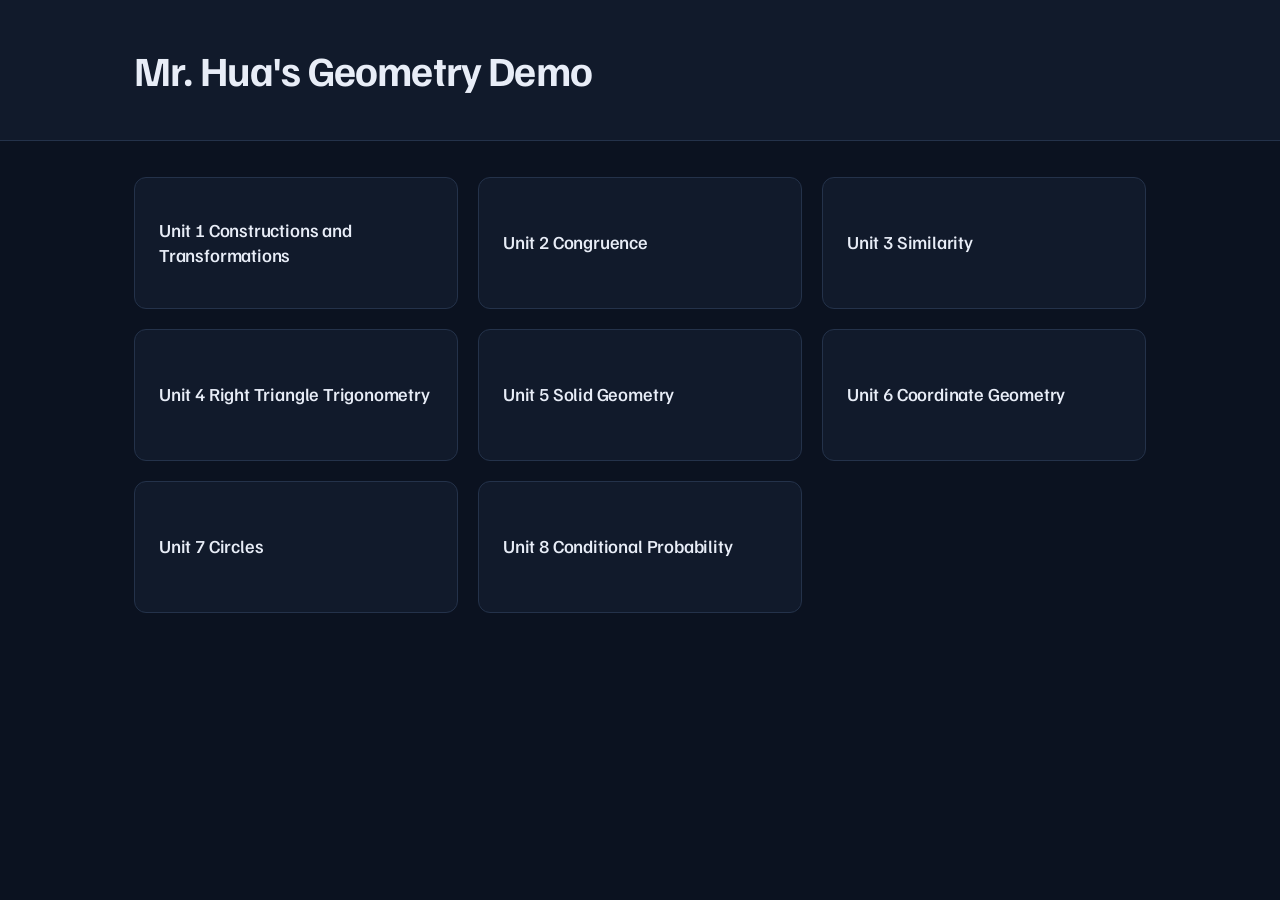
<file: index.html>
<!DOCTYPE html>
<html lang="en">
<head>
<meta charset="utf-8">
<meta name="viewport" content="width=device-width, initial-scale=1">
<title>Geometry — Mr. Hua</title>
<link rel="preconnect" href="https://fonts.googleapis.com">
<link rel="preconnect" href="https://fonts.gstatic.com" crossorigin>
<link href="https://fonts.googleapis.com/css2?family=Familjen+Grotesk:wght@500;700&family=Public+Sans:wght@400;600&display=swap" rel="stylesheet">
<link rel="stylesheet" href="assets/style.css">
</head>
<body>

<div class="banner">
  <div class="inner"><h1>Mr. Hua's Geometry Demo</h1></div>
</div>

<main>
  <div class="grid">
    <a class="card" href="units/unit1.html">Unit 1 Constructions and Transformations</a>
    <a class="card" href="units/unit2.html">Unit 2 Congruence</a>
    <a class="card" href="units/unit3.html">Unit 3 Similarity</a>
    <a class="card" href="units/unit4.html">Unit 4 Right Triangle Trigonometry</a>
    <a class="card" href="units/unit5.html">Unit 5 Solid Geometry</a>
    <a class="card" href="units/unit6.html">Unit 6 Coordinate Geometry</a>
    <a class="card" href="units/unit7.html">Unit 7 Circles</a>
    <a class="card" href="units/unit8.html">Unit 8 Conditional Probability</a>
  </div>
</main>

</body>
</html>
</file>
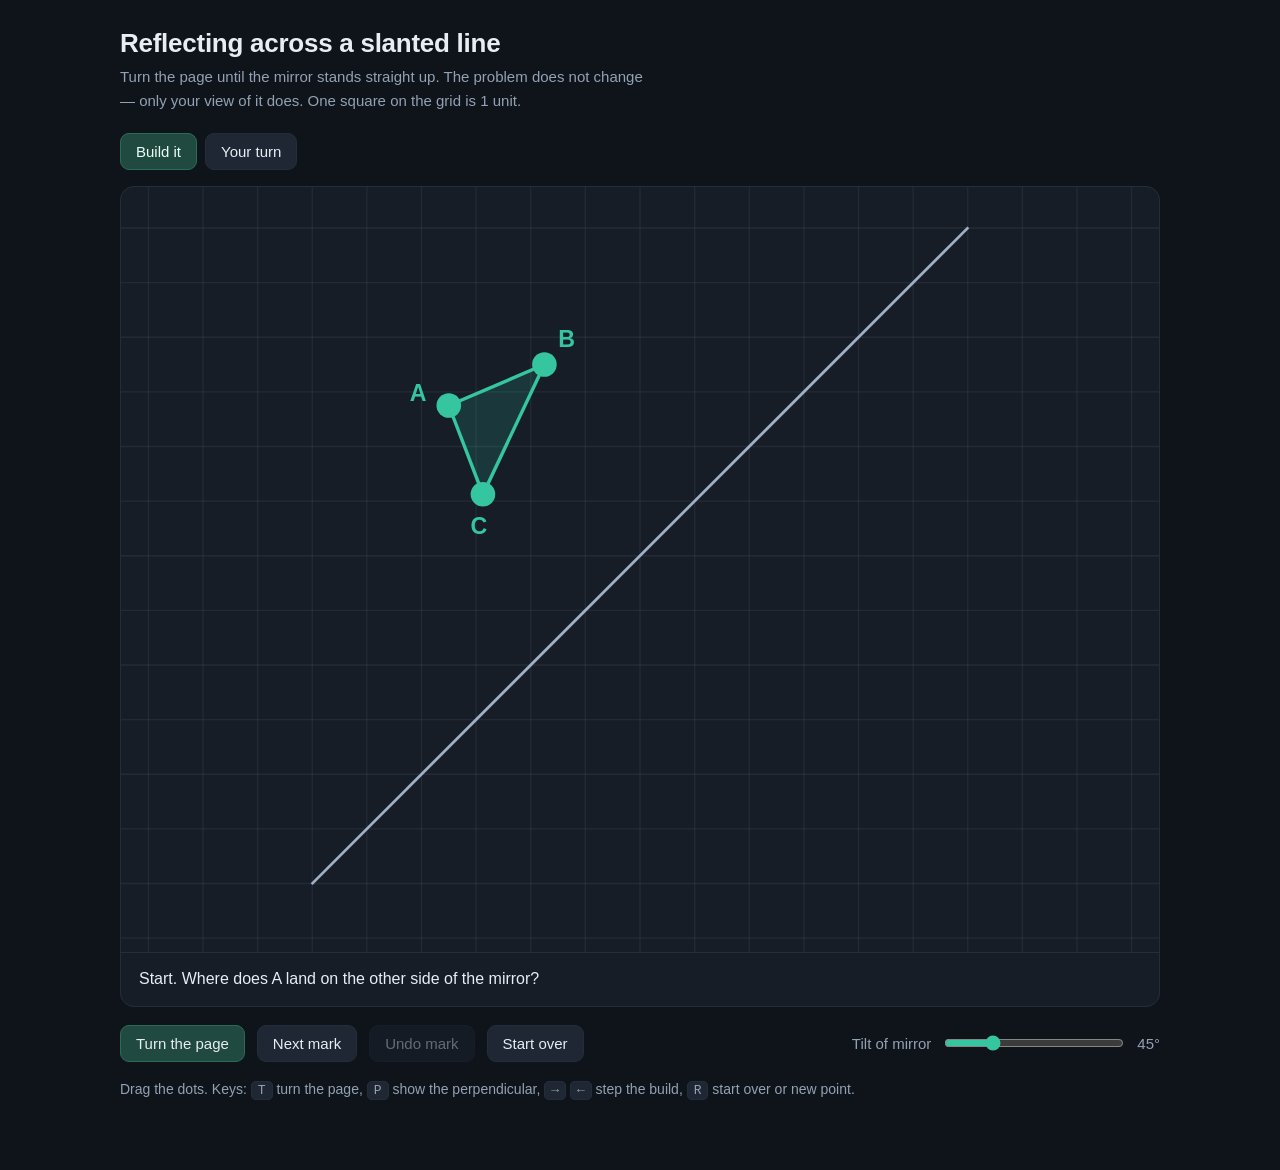
<file: sims/reflectAcrossDiag.html>
<!DOCTYPE html>
<html lang="en">
<head>
<meta charset="utf-8">
<meta name="viewport" content="width=device-width, initial-scale=1">
<title>Reflecting across a slanted line</title>
<style>
  :root{
    --bg:#0f141a; --panel:#161d27; --line:#242e3b;
    --ink:#e7edf5; --muted:#93a1b4;
    --mirror:#9fb0c6; --grid:rgba(147,161,180,.10);
    --pre:#35c6a0; --pre-fill:rgba(53,198,160,.16);
    --img:#f08a4b; --img-fill:rgba(240,138,75,.16);
    --build:#6f7f93; --wrong:#e0566b; --ok:#35c6a0;
  }
  *{box-sizing:border-box}
  html,body{margin:0;background:var(--bg);color:var(--ink);
    font-family:ui-sans-serif,-apple-system,"Segoe UI",Roboto,Helvetica,Arial,sans-serif}
  .wrap{max-width:1080px;margin:0 auto;padding:28px 20px 56px}
  h1{font-size:26px;font-weight:600;letter-spacing:-.01em;margin:0 0 6px}
  .sub{color:var(--muted);font-size:15px;line-height:1.6;max-width:64ch;margin:0 0 20px}
  .modes{display:flex;gap:8px;margin-bottom:16px}
  .modes button[aria-pressed=true]{background:#20493f;border-color:#2c6b5b;color:#eafff8}
  .stage{background:var(--panel);border:1px solid var(--line);border-radius:14px;overflow:hidden}
  svg{display:block;width:100%;height:auto;touch-action:none}
  #scene{transition:transform .6s cubic-bezier(.4,0,.2,1)}
  .turning .lbl{opacity:0}
  .lbl{transition:opacity .2s}
  .vtx{cursor:grab}
  .vtx:active{cursor:grabbing}
  .caption{padding:14px 18px;border-top:1px solid var(--line);font-size:16px;line-height:1.55}
  .caption span{color:var(--muted)}
  .readout{display:none;gap:26px;flex-wrap:wrap;padding:14px 18px;border-top:1px solid var(--line);
    font-size:15px;color:var(--muted)}
  .readout b{font-weight:600;font-variant-numeric:tabular-nums;color:var(--ink)}
  .bad b{color:var(--wrong)} .good b{color:var(--ok)}
  .controls{display:flex;flex-wrap:wrap;gap:12px;align-items:center;margin-top:18px}
  button{font:inherit;font-size:15px;color:var(--ink);background:#1e2733;
    border:1px solid var(--line);border-radius:9px;padding:9px 15px;cursor:pointer}
  button:hover{background:#26313f}
  button:focus-visible{outline:2px solid var(--pre);outline-offset:2px}
  button.primary{background:#20493f;border-color:#2c6b5b}
  button.primary:hover{background:#276054}
  button:disabled{opacity:.4;cursor:default}
  .slider{display:flex;align-items:center;gap:11px;margin-left:auto;color:var(--muted);font-size:15px}
  input[type=range]{width:180px;accent-color:var(--pre)}
  .hint{margin-top:16px;color:var(--muted);font-size:14px;line-height:1.6}
  kbd{background:#1e2733;border:1px solid var(--line);border-radius:5px;padding:1px 6px;font-size:13px}
  @media (prefers-reduced-motion: reduce){#scene{transition:none}}
  @media (max-width:640px){.slider{margin-left:0;width:100%}}
</style>
</head>
<body>
<div class="wrap">
  <h1>Reflecting across a slanted line</h1>
  <p class="sub">Turn the page until the mirror stands straight up. The problem does not change — only your view of it does. One square on the grid is 1 unit.</p>

  <div class="modes">
    <button id="mBuild" aria-pressed="true">Build it</button>
    <button id="mTry" aria-pressed="false">Your turn</button>
  </div>

  <div class="stage">
    <svg id="board" viewBox="0 0 760 560" role="img" aria-label="A mirror line that can be tilted, with a reflection built one mark at a time or placed by the student">
      <g id="scene"></g>
    </svg>
    <div class="caption" id="caption"></div>
    <div class="readout" id="readout"></div>
  </div>

  <div class="controls" id="buildCtl">
    <button id="turn" class="primary">Turn the page</button>
    <button id="next">Next mark</button>
    <button id="back">Undo mark</button>
    <button id="reset">Start over</button>
    <label class="slider">Tilt of mirror
      <input id="angle" type="range" min="0" max="180" step="1" value="45">
      <span id="angleOut">45°</span>
    </label>
  </div>

  <div class="controls" id="tryCtl" style="display:none">
    <button id="turn2" class="primary">Turn the page</button>
    <button id="showPerp">Show the perpendicular</button>
    <button id="newPt">New point</button>
    <label class="slider">Tilt of mirror
      <input id="angle2" type="range" min="0" max="180" step="1" value="45">
      <span id="angleOut2">45°</span>
    </label>
  </div>

  <p class="hint">Drag the dots. Keys: <kbd>T</kbd> turn the page, <kbd>P</kbd> show the perpendicular, <kbd>&rarr;</kbd> <kbd>&larr;</kbd> step the build, <kbd>R</kbd> start over or new point.</p>
</div>

<script>
const O = {x:380, y:270}, U = 40;
const NAMES = ["A","B","C"];
let mode = "build";
let theta = 45, turned = false, step = 0, showPerp = false;
let tri = [{x:240,y:160},{x:310,y:130},{x:265,y:225}];
let ptA = {x:245,y:165}, guess = {x:495,y:210};

const svg = document.getElementById("board");
const scene = document.getElementById("scene");
const caption = document.getElementById("caption");
const readout = document.getElementById("readout");

const rad = d => d*Math.PI/180;
const dir = () => ({x:Math.cos(rad(theta)), y:-Math.sin(rad(theta))});
const nor = () => ({x:Math.sin(rad(theta)), y:Math.cos(rad(theta))});
const signed = p => { const n = nor(); return (p.x-O.x)*n.x + (p.y-O.y)*n.y; };

function foot(p){
  const d = dir(), t = (p.x-O.x)*d.x + (p.y-O.y)*d.y;
  return {x:O.x + t*d.x, y:O.y + t*d.y};
}
function reflect(p){ const f = foot(p); return {x:2*f.x-p.x, y:2*f.y-p.y}; }
function pageAngle(){ return turned ? theta - 90 : 0; }
function half(a,b){ return {x:(a.x+b.x)/2, y:(a.y+b.y)/2}; }

function tick(a,b,mid,color){
  const dx=b.x-a.x, dy=b.y-a.y, L=Math.hypot(dx,dy)||1;
  const nx=-dy/L*6, ny=dx/L*6;
  return `<line x1="${mid.x-nx}" y1="${mid.y-ny}" x2="${mid.x+nx}" y2="${mid.y+ny}" stroke="${color}" stroke-width="2"/>`;
}
function label(text, p, away, color, size){
  const dx = p.x-away.x, dy = p.y-away.y, L = Math.hypot(dx,dy)||1;
  const x = p.x + dx/L*24, y = p.y + dy/L*24 + 5, r = -pageAngle();
  return `<text class="lbl" x="${x}" y="${y}" fill="${color}" font-size="${size||17}" font-weight="600"
    text-anchor="middle" transform="rotate(${r} ${x} ${y})">${text}</text>`;
}
function textAt(t, x, y, color, size){
  const r = -pageAngle();
  return `<text class="lbl" x="${x}" y="${y}" fill="${color}" font-size="${size||15}" font-weight="600"
    text-anchor="middle" transform="rotate(${r} ${x} ${y})">${t}</text>`;
}
function rightAngleMark(f, toward, color){
  const d = dir(), a = 13, ux = toward.x-f.x, uy = toward.y-f.y, L = Math.hypot(ux,uy)||1;
  const px = ux/L*a, py = uy/L*a, qx = d.x*a, qy = d.y*a;
  return `<path d="M ${f.x+px} ${f.y+py} L ${f.x+px+qx} ${f.y+py+qy} L ${f.x+qx} ${f.y+qy}"
          fill="none" stroke="${color}" stroke-width="1.5"/>`;
}
function grid(){
  let g = "";
  for(let k=-12;k<=12;k++){
    const o = k*U;
    g += `<line x1="${O.x-500}" y1="${O.y+o}" x2="${O.x+500}" y2="${O.y+o}" stroke="var(--grid)" stroke-width="1"/>`;
    g += `<line x1="${O.x+o}" y1="${O.y-500}" x2="${O.x+o}" y2="${O.y+500}" stroke="var(--grid)" stroke-width="1"/>`;
  }
  return g;
}
function mirrorLine(){
  const d = dir(), E = 340;
  return `<line x1="${O.x-d.x*E}" y1="${O.y-d.y*E}" x2="${O.x+d.x*E}" y2="${O.y+d.y*E}"
          stroke="var(--mirror)" stroke-width="2"/>`;
}

const CAPTIONS = [
  "Start. Where does A land on the other side of the mirror?",
  "From A, draw the line that meets the mirror at a right angle.",
  "Mark where that line crosses the mirror. This point is halfway.",
  "Count the same distance past the crossing. That is A\u2032.",
  "From B, draw the perpendicular to the mirror.",
  "Mark the crossing point.",
  "Same distance past it. That is B\u2032.",
  "From C, draw the perpendicular to the mirror.",
  "Mark the crossing point.",
  "Same distance past it. That is C\u2032.",
  "Join A\u2032B\u2032C\u2032. <span>Every step used the same two words: perpendicular, and equal.</span>"
];
const MAXSTEP = 10;

function renderBuild(){
  const img = tri.map(reflect), ft = tri.map(foot);
  let s = grid() + mirrorLine();
  for(let i=0;i<3;i++){
    const b = i*3;
    if(step >= b+1){
      s += `<line x1="${tri[i].x}" y1="${tri[i].y}" x2="${img[i].x}" y2="${img[i].y}"
            stroke="var(--build)" stroke-width="1.5" stroke-dasharray="6 5"/>`;
      s += rightAngleMark(ft[i], tri[i], "var(--build)");
    }
    if(step >= b+2) s += `<circle cx="${ft[i].x}" cy="${ft[i].y}" r="4.5" fill="var(--mirror)"/>`;
    if(step >= b+3){
      s += tick(tri[i], ft[i], half(tri[i],ft[i]), "var(--build)");
      s += tick(ft[i], img[i], half(ft[i],img[i]), "var(--build)");
      s += `<circle cx="${img[i].x}" cy="${img[i].y}" r="6" fill="var(--img)"/>`;
      s += label(NAMES[i]+"\u2032", img[i], ft[i], "var(--img)");
    }
  }
  if(step >= MAXSTEP)
    s += `<polygon points="${img.map(p=>p.x+","+p.y).join(" ")}" fill="var(--img-fill)" stroke="var(--img)" stroke-width="2.5"/>`;
  s += `<polygon points="${tri.map(p=>p.x+","+p.y).join(" ")}" fill="var(--pre-fill)" stroke="var(--pre)" stroke-width="2.5"/>`;
  const cen = {x:(tri[0].x+tri[1].x+tri[2].x)/3, y:(tri[0].y+tri[1].y+tri[2].y)/3};
  tri.forEach((p,i)=>{
    s += `<circle class="vtx" data-k="t${i}" cx="${p.x}" cy="${p.y}" r="9" fill="var(--pre)"/>`;
    s += label(NAMES[i], p, cen, "var(--pre)");
  });
  scene.innerHTML = s;
  caption.innerHTML = CAPTIONS[step];
  readout.style.display = "none";
  document.getElementById("next").disabled = step >= MAXSTEP;
  document.getElementById("back").disabled = step === 0;
}

function renderTry(){
  const d = dir(), n = nor();
  const trueImg = reflect(ptA), fA = foot(ptA);
  const vx = guess.x-ptA.x, vy = guess.y-ptA.y, VL = Math.hypot(vx,vy)||1;
  const angleToMirror = Math.acos(Math.min(1,Math.abs(vx*d.x+vy*d.y)/VL))*180/Math.PI;
  const sA = signed(ptA), sG = signed(guess);
  const crosses = sA*sG < 0;
  const cross = crosses ? {x:ptA.x + vx*(sA/(sA-sG)), y:ptA.y + vy*(sA/(sA-sG))} : null;
  const dA = Math.abs(sA)/U, dG = Math.abs(sG)/U;
  const perp = Math.abs(angleToMirror-90) <= 2;
  const equal = Math.abs(dA-dG) <= 0.12;
  const win = perp && equal && crosses;
  const gcol = win ? "var(--ok)" : "var(--wrong)";

  let s = grid() + mirrorLine();

  if(showPerp){
    s += `<line x1="${ptA.x}" y1="${ptA.y}" x2="${trueImg.x}" y2="${trueImg.y}"
          stroke="var(--build)" stroke-width="1.5" stroke-dasharray="6 5"/>`;
    s += rightAngleMark(fA, ptA, "var(--build)");
    s += `<circle cx="${fA.x}" cy="${fA.y}" r="4.5" fill="var(--mirror)"/>`;
    s += tick(ptA, fA, half(ptA,fA), "var(--build)");
    s += tick(fA, trueImg, half(fA,trueImg), "var(--build)");
    s += `<circle cx="${trueImg.x}" cy="${trueImg.y}" r="7" fill="none" stroke="var(--img)" stroke-width="2.5"/>`;
    s += label("A\u2032 belongs here", trueImg, fA, "var(--img)", 14);
  }

  s += `<line x1="${ptA.x}" y1="${ptA.y}" x2="${guess.x}" y2="${guess.y}" stroke="${gcol}" stroke-width="2.5"/>`;
  if(cross){
    s += `<circle cx="${cross.x}" cy="${cross.y}" r="4" fill="${gcol}"/>`;
    s += textAt(angleToMirror.toFixed(0)+"\u00B0", cross.x + n.x*28, cross.y + n.y*28 + 5, gcol, 15);
  }
  s += `<circle class="vtx" data-k="g" cx="${guess.x}" cy="${guess.y}" r="9" fill="${gcol}"/>`;
  s += label("your A\u2032", guess, ptA, gcol, 15);
  s += `<circle class="vtx" data-k="a" cx="${ptA.x}" cy="${ptA.y}" r="9" fill="var(--pre)"/>`;
  s += label("A", ptA, guess, "var(--pre)");

  scene.innerHTML = s;

  caption.innerHTML = win
    ? "Perpendicular and equal. <span>That is the reflection, and it stays the reflection at every tilt.</span>"
    : turned
      ? ""
      : "Drag <b>your A\u2032</b> to where you think A lands, then turn the page. <span>Your line does not have to be perpendicular. That is the point.</span>";

  readout.style.display = "none";
}

function render(){
  if(mode === "build") renderBuild(); else renderTry();
  scene.setAttribute("transform", `rotate(${pageAngle()} ${O.x} ${O.y})`);
}

function toLocal(evt){
  const m = scene.getScreenCTM().inverse();
  const pt = new DOMPoint(evt.clientX, evt.clientY).matrixTransform(m);
  return {x:pt.x, y:pt.y};
}
let drag = null;
svg.addEventListener("pointerdown", e=>{
  const t = e.target;
  if(t.classList && t.classList.contains("vtx")){
    drag = t.dataset.k; svg.setPointerCapture(e.pointerId); e.preventDefault();
  }
});
svg.addEventListener("pointermove", e=>{
  if(!drag) return;
  const p = toLocal(e);
  const q = {x:Math.max(20,Math.min(740,p.x)), y:Math.max(20,Math.min(540,p.y))};
  if(drag === "a") ptA = q;
  else if(drag === "g") guess = q;
  else tri[+drag[1]] = q;
  render();
});
svg.addEventListener("pointerup", ()=>{ drag = null; });
svg.addEventListener("pointercancel", ()=>{ drag = null; });

function doTurn(){
  turned = !turned;
  const t = turned ? "Turn it back" : "Turn the page";
  document.getElementById("turn").textContent = t;
  document.getElementById("turn2").textContent = t;
  svg.classList.add("turning");
  scene.setAttribute("transform", `rotate(${pageAngle()} ${O.x} ${O.y})`);
  setTimeout(()=>{ svg.classList.remove("turning"); render(); }, 620);
}
function setMode(m){
  mode = m;
  document.getElementById("mBuild").setAttribute("aria-pressed", m==="build");
  document.getElementById("mTry").setAttribute("aria-pressed", m==="try");
  document.getElementById("buildCtl").style.display = m==="build" ? "flex" : "none";
  document.getElementById("tryCtl").style.display = m==="try" ? "flex" : "none";
  render();
}
function setPerp(v){
  showPerp = v;
  document.getElementById("showPerp").textContent = v ? "Hide the perpendicular" : "Show the perpendicular";
  render();
}
function newPoint(){
  ptA = {x:O.x - 190 + Math.random()*80, y:O.y - 150 + Math.random()*130};
  guess = {x:O.x + 80 + Math.random()*130, y:O.y - 110 + Math.random()*200};
  setPerp(false);
}

document.getElementById("mBuild").onclick = ()=>setMode("build");
document.getElementById("mTry").onclick = ()=>setMode("try");
document.getElementById("turn").onclick = doTurn;
document.getElementById("turn2").onclick = doTurn;
document.getElementById("showPerp").onclick = ()=>setPerp(!showPerp);
document.getElementById("newPt").onclick = newPoint;
document.getElementById("next").onclick = ()=>{ if(step<MAXSTEP){ step++; render(); } };
document.getElementById("back").onclick = ()=>{ if(step>0){ step--; render(); } };
document.getElementById("reset").onclick = ()=>{
  step = 0; tri = [{x:240,y:160},{x:310,y:130},{x:265,y:225}]; render();
};
function setAngle(v){
  theta = +v;
  document.getElementById("angle").value = v;
  document.getElementById("angle2").value = v;
  document.getElementById("angleOut").textContent = v + "\u00B0";
  document.getElementById("angleOut2").textContent = v + "\u00B0";
  render();
}
document.getElementById("angle").oninput = e=>setAngle(e.target.value);
document.getElementById("angle2").oninput = e=>setAngle(e.target.value);

document.addEventListener("keydown", e=>{
  if(e.target.tagName === "INPUT") return;
  const k = e.key.toLowerCase();
  if(e.key === "ArrowRight" && mode==="build" && step<MAXSTEP){ step++; render(); }
  if(e.key === "ArrowLeft" && mode==="build" && step>0){ step--; render(); }
  if(k === "t") doTurn();
  if(k === "p" && mode==="try") setPerp(!showPerp);
  if(k === "r"){ if(mode==="build") document.getElementById("reset").click(); else newPoint(); }
});

render();
</script>
</body>
</html>
</file>
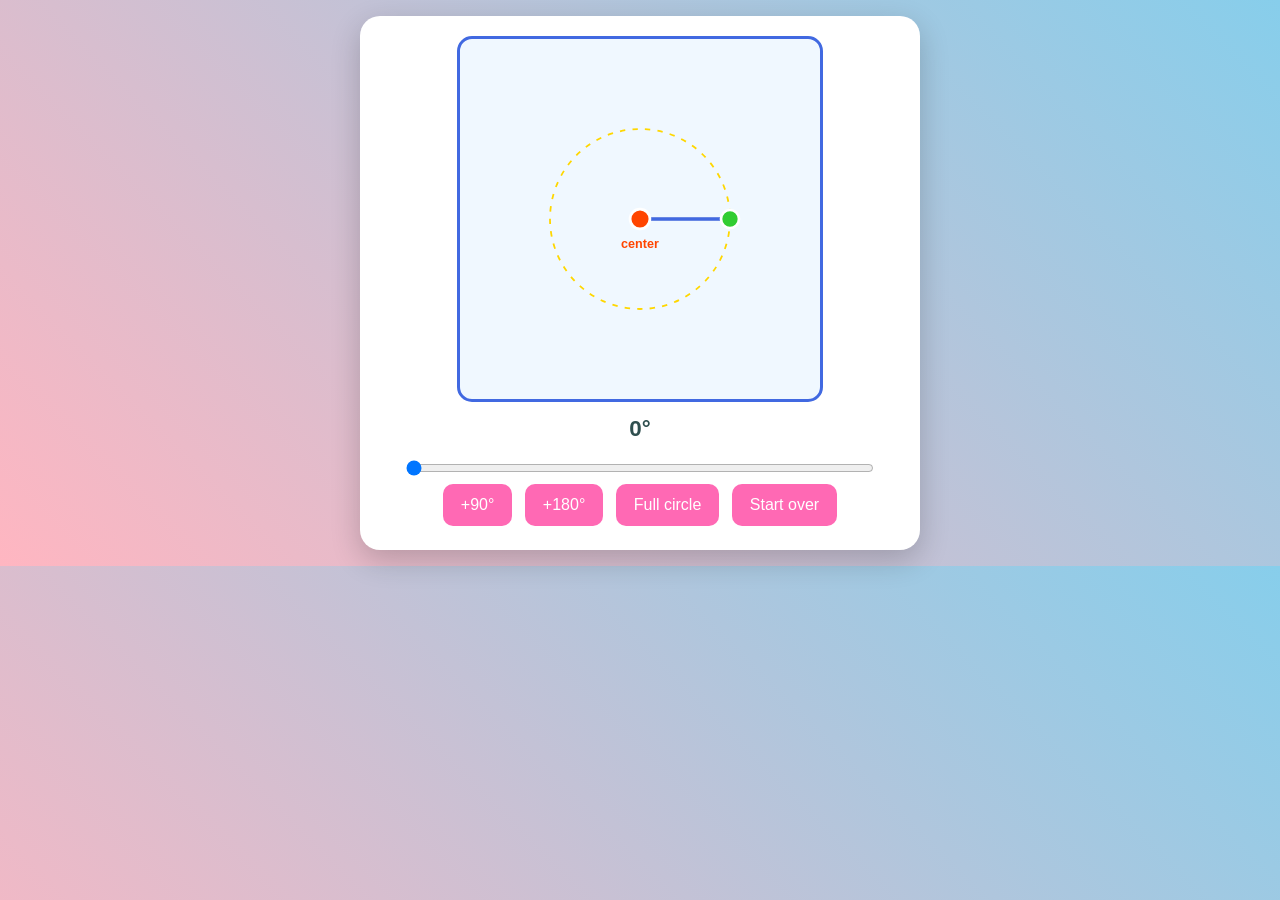
<file: sims/rotateArouPt.html>
<!DOCTYPE html>
<html lang="en">
<head>
<meta charset="UTF-8">
<meta name="viewport" content="width=device-width, initial-scale=1.0">
<title>Spinning Point</title>
<style>
  body{font-family:'Comic Sans MS',cursive,sans-serif;background:linear-gradient(45deg,#FFB6C1,#87CEEB);margin:0;padding:16px;text-align:center}
  .box{background:#fff;border-radius:20px;padding:20px;max-width:520px;margin:0 auto;box-shadow:0 10px 30px rgba(0,0,0,.2)}
  h1{color:#FF6B6B;margin:0 0 10px;font-size:1.8em}
  svg{background:#F0F8FF;border:3px solid #4169E1;border-radius:15px;touch-action:none}
  .readout{font-size:1.4em;color:#2F4F4F;margin:10px 0;font-weight:bold}
  button{background:#FF69B4;color:#fff;border:0;padding:12px 18px;font-size:16px;border-radius:10px;margin:4px;cursor:pointer;font-family:inherit}
  button:active{transform:scale(.95)}
  .key{background:#E6E6FA;border-radius:12px;padding:12px;font-size:15px;color:#2F4F4F;margin-top:12px;text-align:left}
  input[type=range]{width:90%;margin-top:8px}
</style>
</head>
<body>
<div class="box">
  <svg id="svg" viewBox="0 0 400 400" width="360" height="360">
    <circle cx="200" cy="200" r="100" fill="none" stroke="#FFD700" stroke-width="2" stroke-dasharray="6 8"/>
    <line id="arm0" x1="200" y1="200" x2="300" y2="200" stroke="#bbb" stroke-width="3"/>
    <path id="trail" fill="none" stroke="#32CD32" stroke-width="7" stroke-linecap="round" opacity=".55"/>
    <line id="arm" x1="200" y1="200" x2="300" y2="200" stroke="#4169E1" stroke-width="4"/>
    <circle id="start" cx="300" cy="200" r="7" fill="#fff" stroke="#888" stroke-width="3"/>
    <circle id="pt" cx="300" cy="200" r="10" fill="#32CD32" stroke="#fff" stroke-width="3"/>
    <circle cx="200" cy="200" r="11" fill="#FF4500" stroke="#fff" stroke-width="3"/>
    <text x="200" y="232" text-anchor="middle" font-size="14" fill="#FF4500" font-weight="bold">center</text>
  </svg>

  <div class="readout" id="deg">0°</div>
  <input type="range" id="slider" min="0" max="360" value="0">
  <div>
    <button onclick="go(90)">+90°</button>
    <button onclick="go(180)">+180°</button>
    <button onclick="go(360)">Full circle</button>
    <button onclick="reset()">Start over</button>
  </div>
</div>

<script>
const C = {x:200, y:200}, R = 100;
const pt = document.getElementById('pt'), trail = document.getElementById('trail'),
      arm = document.getElementById('arm'), degEl = document.getElementById('deg'),
      slider = document.getElementById('slider');
let angle = 0, timer = null;

// counter-clockwise on screen (screen y points down, so we negate)
function posAt(a){
  const r = a * Math.PI / 180;
  return {x: C.x + R*Math.cos(r), y: C.y - R*Math.sin(r)};
}

function draw(a){
  const p = posAt(a);
  pt.setAttribute('cx', p.x); pt.setAttribute('cy', p.y);
  arm.setAttribute('x2', p.x); arm.setAttribute('y2', p.y);
  degEl.textContent = Math.round(a) + '°';
  slider.value = a;

  if (a < 0.01) { trail.setAttribute('d',''); return; }
  if (a >= 359.99) {                                   // full circle
    trail.setAttribute('d', `M ${C.x+R} ${C.y} A ${R} ${R} 0 1 0 ${C.x-R} ${C.y} A ${R} ${R} 0 1 0 ${C.x+R} ${C.y}`);
    return;
  }
  const large = a > 180 ? 1 : 0;
  trail.setAttribute('d', `M ${C.x+R} ${C.y} A ${R} ${R} 0 ${large} 0 ${p.x} ${p.y}`);
}

function animateTo(target){
  clearInterval(timer);
  const start = angle, t0 = performance.now(), dur = 12 * Math.abs(target - start);
  timer = setInterval(() => {
    const k = Math.min(1, (performance.now() - t0) / dur);
    angle = start + (target - start) * k;
    draw(angle);
    if (k === 1) { clearInterval(timer); angle = target; }
  }, 16);
}

function go(d){ animateTo(Math.min(360, angle + d)); }
function reset(){ clearInterval(timer); angle = 0; draw(0); }
slider.addEventListener('input', e => { clearInterval(timer); angle = +e.target.value; draw(angle); });

draw(0);
</script>
</body>
</html>
</file>
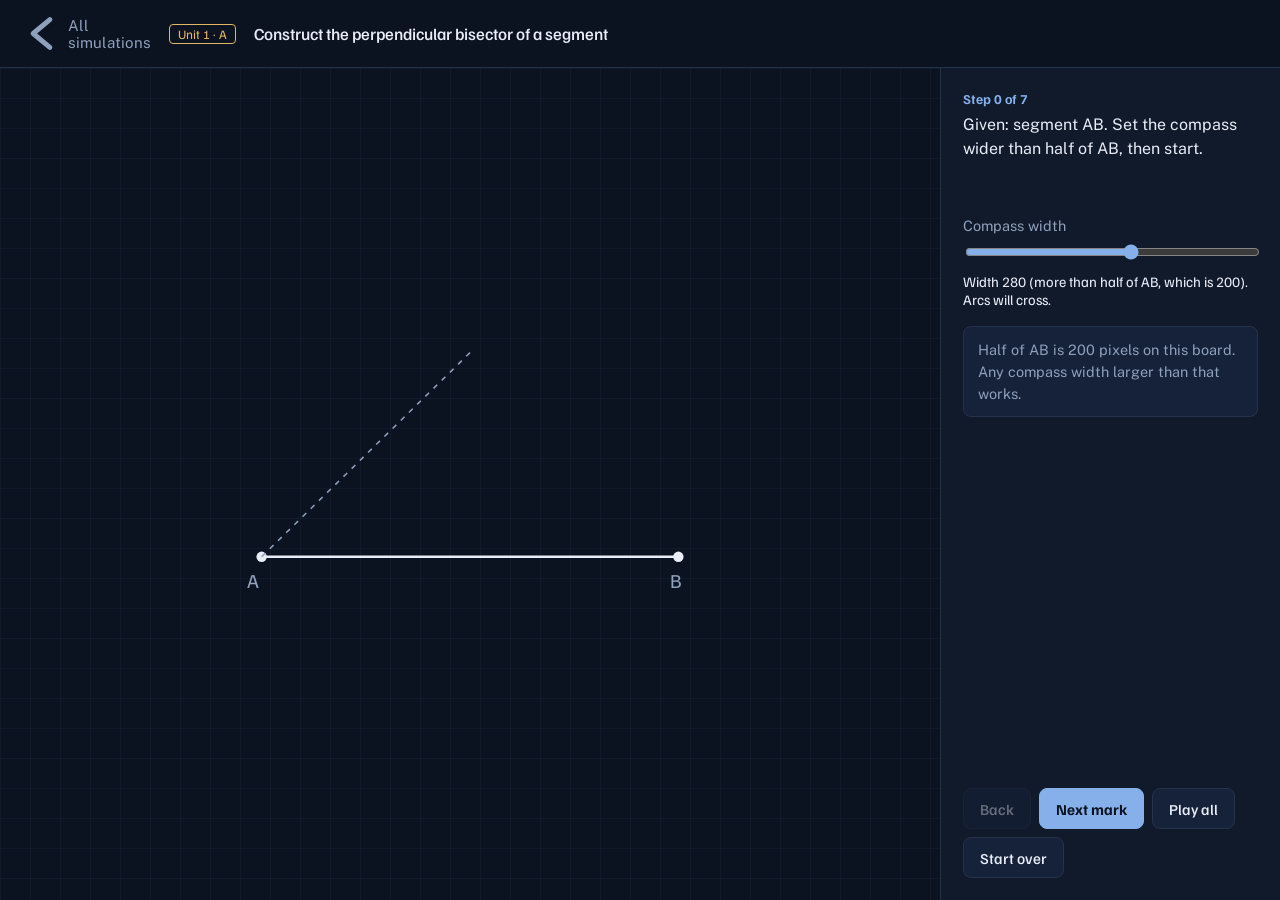
<file: sims/u1-a-perpendicular-bisector.html>
<!DOCTYPE html>
<html lang="en">
<head>
<meta charset="utf-8">
<meta name="viewport" content="width=device-width, initial-scale=1">
<title>Perpendicular bisector — Unit 1A</title>
<link rel="preconnect" href="https://fonts.googleapis.com">
<link rel="preconnect" href="https://fonts.gstatic.com" crossorigin>
<link href="https://fonts.googleapis.com/css2?family=Familjen+Grotesk:wght@500;700&family=Public+Sans:wght@400;600&display=swap" rel="stylesheet">
<style>
  :root{
    --ink:#0B1220;--panel:#111A2B;--panel-2:#16223a;--rule:#24324A;
    --chalk:#E8EDF7;--dim:#8FA0BC;--graphite:#86B0EA;--ochre:#E3B667;
    --sans:"Public Sans",system-ui,sans-serif;
    --display:"Familjen Grotesk","Public Sans",system-ui,sans-serif;
  }
  *{box-sizing:border-box}
  html,body{margin:0;height:100%}
  body{background:var(--ink);color:var(--chalk);font-family:var(--sans);
    display:flex;flex-direction:column;min-height:100%}

  .topbar{display:flex;align-items:center;gap:18px;padding:14px 22px;
    border-bottom:1px solid var(--rule)}
  .back{color:var(--dim);text-decoration:none;font-size:.94rem;
    display:inline-flex;align-items:center;gap:7px}
  .back:hover,.back:focus-visible{color:var(--chalk)}
  .topbar h1{font-family:var(--display);font-weight:500;font-size:1.05rem;margin:0}
  .tag{font-family:var(--display);font-size:.8rem;color:var(--ochre);
    border:1px solid var(--ochre);border-radius:4px;padding:1px 8px}

  .stage{flex:1;display:grid;grid-template-columns:1fr 340px}
  .board{padding:18px 22px;display:flex;align-items:center;justify-content:center;
    background-image:
      linear-gradient(rgba(134,176,234,.05) 1px,transparent 1px),
      linear-gradient(90deg,rgba(134,176,234,.05) 1px,transparent 1px);
    background-size:30px 30px}
  svg{width:100%;height:auto;max-height:74vh}

  .panel{border-left:1px solid var(--rule);background:var(--panel);
    padding:22px;display:flex;flex-direction:column;gap:18px}
  .stepno{font-family:var(--display);font-weight:700;font-size:.85rem;color:var(--graphite)}
  .caption{font-size:1rem;line-height:1.5;margin:6px 0 0;min-height:5.4em}
  .why{background:var(--panel-2);border:1px solid var(--rule);border-radius:8px;
    padding:12px 14px;font-size:.9rem;color:var(--dim);line-height:1.5}

  label{display:block;font-size:.9rem;color:var(--dim);margin-bottom:8px}
  input[type=range]{width:100%;accent-color:#86B0EA}
  .radline{font-family:var(--display);font-size:.9rem;color:var(--chalk);margin-top:8px}
  .warn{color:var(--ochre)}
  .locked{opacity:.45}

  .btns{display:flex;flex-wrap:wrap;gap:8px;margin-top:auto}
  button{font-family:var(--display);font-weight:500;font-size:.95rem;
    background:var(--panel-2);color:var(--chalk);border:1px solid var(--rule);
    border-radius:8px;padding:10px 16px;cursor:pointer}
  button:hover:not(:disabled){border-color:var(--graphite)}
  button:disabled{opacity:.4;cursor:default}
  button.primary{background:var(--graphite);color:#0B1220;border-color:var(--graphite);font-weight:700}
  button:focus-visible{outline:2px solid var(--graphite);outline-offset:2px}

  @media (max-width:900px){
    .stage{grid-template-columns:1fr}
    .panel{border-left:0;border-top:1px solid var(--rule)}
    svg{max-height:52vh}
  }
</style>
</head>
<body>

<div class="topbar">
  <a class="back" href="../index.html">
    <svg width="14" height="14" viewBox="0 0 14 14" fill="none" aria-hidden="true">
      <path d="M10 2L4 7l6 5" stroke="currentColor" stroke-width="1.8"
            stroke-linecap="round" stroke-linejoin="round"/></svg>
    All simulations</a>
  <span class="tag">Unit 1 · A</span>
  <h1>Construct the perpendicular bisector of a segment</h1>
</div>

<div class="stage">
  <div class="board">
    <svg id="art" viewBox="0 0 860 520" role="img"
         aria-label="Compass and straightedge construction of a perpendicular bisector">
      <g id="given" fill="none" stroke-linecap="round">
        <path d="M230 330 H630" stroke="#E8EDF7" stroke-width="2.5"/>
        <circle cx="230" cy="330" r="5" fill="#E8EDF7" stroke="none"/>
        <circle cx="630" cy="330" r="5" fill="#E8EDF7" stroke="none"/>
      </g>
      <text x="216" y="360" fill="#8FA0BC" font-size="19"
            font-family="Familjen Grotesk, sans-serif">A</text>
      <text x="622" y="360" fill="#8FA0BC" font-size="19"
            font-family="Familjen Grotesk, sans-serif">B</text>
      <path id="guide" fill="none" stroke="#8FA0BC" stroke-width="1.5"
            stroke-dasharray="5 6"/>
      <g id="marks" fill="none" stroke-linecap="round"></g>
      <g id="labels"></g>
    </svg>
  </div>

  <aside class="panel">
    <div>
      <div class="stepno" id="stepno">Step 0 of 7</div>
      <p class="caption" id="caption"></p>
    </div>

    <div id="radiusbox">
      <label for="radius">Compass width</label>
      <input id="radius" type="range" min="150" max="380" value="280" step="5">
      <div class="radline" id="radline"></div>
    </div>

    <div class="why" id="why">
      Half of AB is 200 pixels on this board. Any compass width larger than that works.
    </div>

    <div class="btns">
      <button id="back" disabled>Back</button>
      <button id="next" class="primary">Next mark</button>
      <button id="play">Play all</button>
      <button id="reset">Start over</button>
    </div>
  </aside>
</div>

<script>
const A = {x:230, y:330}, B = {x:630, y:330};
const HALF = (B.x - A.x) / 2;          // 200
const M    = {x:(A.x+B.x)/2, y:A.y};

const marksG  = document.getElementById("marks");
const labelsG = document.getElementById("labels");
const guide   = document.getElementById("guide");
const radius  = document.getElementById("radius");
const radline = document.getElementById("radline");
const radiusbox = document.getElementById("radiusbox");

let r = +radius.value;
let step = 0;
let playing = false;
const SVGNS = "http://www.w3.org/2000/svg";
const reduce = window.matchMedia("(prefers-reduced-motion: reduce)").matches;

function h(){ return Math.sqrt(Math.max(r*r - HALF*HALF, 0)); }
function P(){ return {x:M.x, y:M.y - h()}; }
function Q(){ return {x:M.x, y:M.y + h()}; }

function arcPath(c, dir){
  const th = Math.atan2(h(), HALF) + 0.40;
  const x1 = c.x + dir*r*Math.cos(th), y1 = c.y - r*Math.sin(th);
  const x2 = c.x + dir*r*Math.cos(th), y2 = c.y + r*Math.sin(th);
  return "M"+x1+" "+y1+" A"+r+" "+r+" 0 0 "+(dir>0?1:0)+" "+x2+" "+y2;
}

/* draw one element, animated along its own length */
function stroke(d, color, width){
  const p = document.createElementNS(SVGNS,"path");
  p.setAttribute("d", d);
  p.setAttribute("stroke", color);
  p.setAttribute("stroke-width", width);
  p.setAttribute("fill","none");
  marksG.appendChild(p);
  if (!reduce){
    const L = p.getTotalLength();
    p.style.strokeDasharray = L;
    p.style.strokeDashoffset = L;
    p.getBoundingClientRect();               // force layout
    p.style.transition = "stroke-dashoffset 650ms ease-in-out";
    p.style.strokeDashoffset = 0;
  }
  return p;
}
function dot(pt, color, name){
  const c = document.createElementNS(SVGNS,"circle");
  c.setAttribute("cx",pt.x); c.setAttribute("cy",pt.y);
  c.setAttribute("r",5.5); c.setAttribute("fill",color);
  marksG.appendChild(c);
  if (name){
    const t = document.createElementNS(SVGNS,"text");
    t.setAttribute("x", pt.x + 12);
    t.setAttribute("y", pt.y + (name==="Q" ? 22 : -10));
    t.setAttribute("fill","#8FA0BC");
    t.setAttribute("font-size","19");
    t.setAttribute("font-family","Familjen Grotesk, sans-serif");
    t.textContent = name;
    labelsG.appendChild(t);
  }
}

/* ---- one entry = one mark on the board ---- */
const STEPS = [
  { text:"Given: segment AB. Set the compass wider than half of AB, then start.", draw:null },
  { text:"Put the compass point on A. Draw one arc that crosses above and below the segment.",
    draw:()=> stroke(arcPath(A, 1), "#E3B667", 2.2) },
  { text:"Keep the compass at the same width. Put the point on B and draw the second arc.",
    draw:()=> stroke(arcPath(B, -1), "#E3B667", 2.2) },
  { text:"Mark point P where the two arcs cross above the segment.",
    draw:()=> dot(P(), "#E3B667", "P") },
  { text:"Mark point Q where the two arcs cross below the segment.",
    draw:()=> dot(Q(), "#E3B667", "Q") },
  { text:"Line up the straightedge on P and Q. Draw line PQ.",
    draw:()=> stroke("M"+P().x+" "+(P().y-40)+" L"+Q().x+" "+(Q().y+40), "#86B0EA", 2.6) },
  { text:"Line PQ crosses AB at point M. M is the midpoint: AM and MB are equal.",
    draw:()=> dot(M, "#86B0EA", "M") },
  { text:"Mark the right angle at M. Line PQ is the perpendicular bisector of AB.",
    draw:()=> stroke("M"+(M.x-18)+" "+(M.y-18)+" H"+(M.x)+" M"+(M.x-18)+" "+(M.y-18)+" V"+(M.y),
                     "#86B0EA", 2) }
];

const WHY = {
  0:"Half of AB is 200 pixels on this board. Any compass width larger than that works.",
  1:"The arc is every point that is this same distance from A.",
  2:"Same width means every point on this arc is that same distance from B.",
  3:"P is on both arcs, so P is the same distance from A as it is from B.",
  4:"Q is on both arcs too, so Q is also the same distance from A as from B.",
  5:"Two points that are equally far from A and B determine the whole line of such points.",
  6:"M is on that line, so AM equals MB. That is why AB is bisected.",
  7:"Every point of line PQ is equally far from A and from B, so PQ meets AB at a right angle."
};

function redrawGuide(){
  if (step === 0){
    const ang = Math.atan2(h(), HALF) || 0.6;
    guide.setAttribute("d","M"+A.x+" "+A.y+" L"+(A.x + r*Math.cos(-ang))+" "+(A.y + r*Math.sin(-ang)));
    guide.style.display = "";
  } else {
    guide.style.display = "none";
  }
}

function radiusText(){
  if (r <= HALF){
    radline.innerHTML = '<span class="warn">Width ' + r +
      ' — too small. The arcs will not cross. Needs more than 200.</span>';
  } else {
    radline.textContent = "Width " + r + " (more than half of AB, which is 200). Arcs will cross.";
  }
}

function render(){
  document.getElementById("stepno").textContent = "Step " + step + " of 7";
  document.getElementById("caption").textContent = STEPS[step].text;
  document.getElementById("why").textContent = WHY[step];
  document.getElementById("back").disabled = step === 0 || playing;
  document.getElementById("next").disabled = step === STEPS.length - 1 || r <= HALF || playing;
  document.getElementById("play").disabled = playing;
  radius.disabled = step > 0;
  radiusbox.classList.toggle("locked", step > 0);
  radiusText();
  redrawGuide();
}

function rebuildTo(n){
  marksG.innerHTML = ""; labelsG.innerHTML = "";
  for (let i = 1; i <= n; i++){ if (STEPS[i].draw) STEPS[i].draw(); }
  step = n; render();
}

document.getElementById("next").onclick = ()=>{
  if (step >= STEPS.length - 1) return;
  step++;
  if (STEPS[step].draw) STEPS[step].draw();   // exactly one mark
  render();
};
document.getElementById("back").onclick = ()=> rebuildTo(Math.max(0, step - 1));
document.getElementById("reset").onclick = ()=>{ playing = false; rebuildTo(0); };

document.getElementById("play").onclick = ()=>{
  if (r <= HALF) return;
  rebuildTo(0);
  playing = true; render();
  const tick = ()=>{
    if (!playing) return;
    if (step >= STEPS.length - 1){ playing = false; render(); return; }
    step++;
    if (STEPS[step].draw) STEPS[step].draw();
    render();
    document.getElementById("next").disabled = true;
    setTimeout(tick, 1400);
  };
  setTimeout(tick, 300);
};

radius.oninput = ()=>{ r = +radius.value; render(); };

render();
</script>
</body>
</html>
</file>
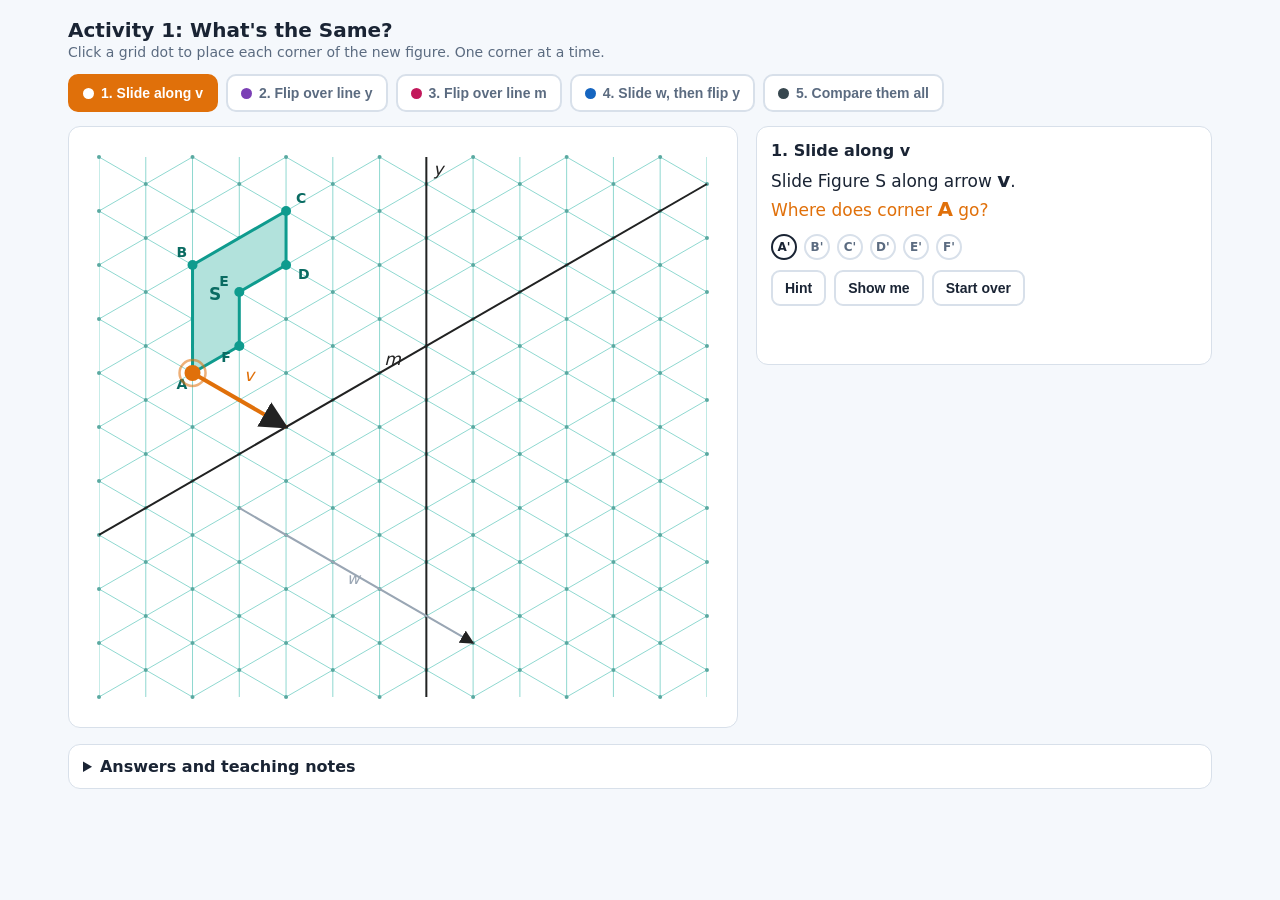
<file: sims/u1Less10Activity1.html>
<!DOCTYPE html>
<html lang="en">
<head>
<meta charset="utf-8">
<meta name="viewport" content="width=device-width, initial-scale=1">
<title>Activity 1: What's the Same?</title>
<style>
  :root{ --ink:#1a2434; --muted:#5b6b80; --line:#d8e0ea; --bg:#f5f8fc; }
  *{box-sizing:border-box}
  body{margin:0;font-family:system-ui,-apple-system,"Segoe UI",Roboto,sans-serif;
       background:var(--bg);color:var(--ink)}
  .wrap{max-width:1180px;margin:0 auto;padding:18px}
  h1{font-size:20px;margin:0 0 2px}
  .sub{color:var(--muted);font-size:14px;margin:0 0 14px}
  .tabs{display:flex;gap:8px;flex-wrap:wrap;margin-bottom:14px}
  .tab{border:2px solid var(--line);background:#fff;border-radius:10px;
       padding:9px 13px;font-size:14px;font-weight:600;cursor:pointer;color:var(--muted)}
  .tab .dotc{display:inline-block;width:11px;height:11px;border-radius:50%;margin-right:7px;vertical-align:-1px}
  .tab.on{color:#fff}
  .tab .chk{margin-left:7px;font-weight:800}
  .main{display:flex;gap:18px;align-items:flex-start;flex-wrap:wrap}
  .board{background:#fff;border:1px solid var(--line);border-radius:12px;padding:6px;flex:0 0 auto}
  svg{display:block;touch-action:manipulation}
  .panel{flex:1 1 300px;min-width:290px;display:flex;flex-direction:column;gap:12px}
  .card{background:#fff;border:1px solid var(--line);border-radius:12px;padding:14px}
  .task{font-weight:700;font-size:16px;margin:0 0 6px}
  .ask{font-size:17px;margin:0 0 10px;line-height:1.45}
  .ask b{font-size:20px}
  .dots{display:flex;gap:7px;margin:10px 0 4px;flex-wrap:wrap}
  .dot{width:26px;height:26px;border-radius:50%;border:2px solid var(--line);
       display:flex;align-items:center;justify-content:center;font-size:12px;font-weight:700;color:var(--muted);background:#fff}
  .dot.done{color:#fff;border-color:transparent}
  .dot.now{border-color:var(--ink);color:var(--ink)}
  .btns{display:flex;gap:8px;flex-wrap:wrap;margin-top:10px}
  button.b{border:2px solid var(--line);background:#fff;border-radius:9px;padding:8px 12px;
       font-size:14px;font-weight:600;cursor:pointer;color:var(--ink)}
  button.b:hover{background:#eef3f9}
  .fb{margin-top:10px;font-size:15px;min-height:22px;font-weight:600;line-height:1.45}
  .fb.good{color:#0a7d3c}.fb.bad{color:#c62828}.fb.hint{color:#1b5ea8;font-weight:500}
  .ans{margin-top:12px;font-size:15px;line-height:1.6}
  .ans p{margin:0 0 10px}
  details{background:#fff;border:1px solid var(--line);border-radius:12px;padding:12px 14px;margin-top:16px}
  summary{cursor:pointer;font-weight:700}
  details ol{margin:10px 0 0 18px;padding:0;line-height:1.65;font-size:14px}
  details .q{font-weight:600}
</style>
</head>
<body>
<div class="wrap">
  <h1>Activity 1: What's the Same?</h1>
  <p class="sub">Click a grid dot to place each corner of the new figure. One corner at a time.</p>

  <div class="tabs" id="tabs"></div>

  <div class="main">
    <div class="board"><svg id="board"></svg></div>
    <div class="panel">
      <div class="card">
        <p class="task" id="taskName"></p>
        <p class="ask" id="ask"></p>
        <div class="dots" id="dots"></div>
        <div class="btns" id="btns">
          <button class="b" id="hint">Hint</button>
          <button class="b" id="show">Show me</button>
          <button class="b" id="reset">Start over</button>
        </div>
        <div class="fb" id="fb"></div>
        <div class="ans" id="ans"></div>
      </div>
    </div>
  </div>

  <details>
    <summary>Answers and teaching notes</summary>
    <ol>
      <li><span class="q">1 — slide along v.</span> Every corner moves right 2 columns and down 1 unit.</li>
      <li><span class="q">2 — flip over line y.</span> Each corner stays on its own horizontal level and lands the same number of columns on the far side of line y. Corner A is 5 columns from the line, so it goes 5 columns past it.</li>
      <li><span class="q">3 — flip over line m.</span> Each corner travels at a right angle to m and goes the same distance past it. Countable version: every corner sits on one of the grid lines parallel to m. If d parallel lines separate the corner from m, the image is d columns right and 1½ × d units down. A and F: d = 2. D and E: d = 3. B and C: d = 4.</li>
      <li><span class="q">4 — slide along w, then flip over line y.</span> Arrow w points the same way as arrow v but is 2½ times as long: right 5 columns, down 2½ units. After the slide, the left edge of the figure lands exactly on line y. Those two corners sit on the mirror, so the flip leaves them fixed and the rest swings across like a hinge.</li>
      <li><span class="q">5 — how are the images the same? How are they different?</span><br>
      Same: all four are congruent to S — identical side lengths, angle measures, perimeter, and area. Rigid transformations never change size or shape.<br>
      Different: position, and orientation. Reading the corners A → B → C → D → E → F runs one way around S and the same way around image 1, because a slide preserves orientation. It runs the opposite way around images 2, 3, and 4, because each of those involves one flip. Image 4 uses a slide and a flip, but only one flip, so it is reversed like the others.</li>
      <li><span class="q">Does any point stay fixed?</span> In 1, 2, and 3, no. In 4, the two corners that land on line y after the slide stay put during the flip. A point on the mirror line always maps to itself.</li>
    </ol>
  </details>
</div>

<script>
const H = Math.sqrt(3)/2;
const U = 54, M = 24;
const CMIN=-2, CMAX=11, YMIN=-6, YMAX=4;
const W = (CMAX-CMIN)*H*U + 2*M;
const HT = (YMAX-YMIN)*U + 2*M;

const svg = document.getElementById('board');
svg.setAttribute('width', W); svg.setAttribute('height', HT);
svg.setAttribute('viewBox', `0 0 ${W} ${HT}`);
svg.style.maxWidth='100%'; svg.style.height='auto';

const sx = x => M + (x - CMIN*H)*U;
const sy = y => M + (YMAX - y)*U;
const P  = (col,n) => ({x: col*H, y: n + col/2});
const lat = p => { const c = Math.round(p.x/H); return [c, Math.round(p.y - c/2)]; };

const S = [[0,0],[0,2],[2,2],[2,1],[1,1],[1,0]];
const LBL = ['A','B','C','D','E','F'];
const Spts = S.map(p => P(p[0],p[1]));

const tv = p => ({x:p.x + 2*H,   y:p.y - 1});
const tw = p => ({x:p.x + 5*H,   y:p.y - 2.5});
const ry = p => ({x:10*H - p.x,  y:p.y});
const rm = p => { const dx=p.x, dy=p.y+2; return {x:0.5*dx + H*dy, y:H*dx - 0.5*dy - 2}; };
const footY = p => ({x:5*H, y:p.y});
const footM = p => { const q=rm(p); return {x:(p.x+q.x)/2, y:(p.y+q.y)/2}; };

const stageV = {kind:'trans', vec:'v', f:tv, ask:'Slide Figure S along arrow <b>v</b>.',
  hint1:'Arrow v goes right 2 columns and down 1 unit. Move every corner the same way.',
  hint2:'Follow the dashed arrow. It starts at the corner and ends where the corner goes.'};
const stageY = {kind:'level', f:ry, foot:footY, ask:'Flip Figure S across line <b>y</b>.',
  hint1:'Stay on the dashed "same level" line. Count the columns from the corner over to line y.',
  hint2:'Now count the same number of columns past line y. Same count on both sides.'};
const stageM = {kind:'perp', f:rm, foot:footM, ask:'Flip Figure S across line <b>m</b>.',
  hint1:'Line m is a mirror. Fold the paper along line m. Where does this corner land?',
  hint2:'The dashed line is the shortest way from the corner to line m. The small square means it hits m square-on. The two tick marks are equal: corner to m, then m to the new spot.'};
const stageW = {kind:'trans', vec:'w', f:tw, ask:'Step 1 of 2 — slide Figure S along arrow <b>w</b>.',
  hint1:'Arrow w goes right 5 columns and down 2½ units. Move every corner the same way.',
  hint2:'Follow the dashed arrow. Arrow w points the same way as arrow v, just longer.'};
const stageY2 = {kind:'level', f:ry, foot:footY, ask:'Step 2 of 2 — flip that new figure across line <b>y</b>.',
  hint1:'Same rule as before. Stay on the dashed "same level" line and count columns to line y.',
  hint2:'Watch for a corner already sitting on line y. A corner on the mirror does not move.'};

const TASKS = [
  {label:'1. Slide along v',        color:'#e0700a', stages:[stageV]},
  {label:'2. Flip over line y',     color:'#7b3fb5', stages:[stageY]},
  {label:'3. Flip over line m',     color:'#c2185b', stages:[stageM]},
  {label:'4. Slide w, then flip y', color:'#1565c0', stages:[stageW, stageY2]},
  {label:'5. Compare them all',     color:'#37474f', discuss:true}
];

TASKS.forEach(T=>{
  if(T.discuss){ T.total = 0; return; }
  let src = Spts;
  T.stages.forEach(st=>{ st.src = src; st.tgt = src.map(st.f); src = st.tgt; });
  T.total = T.stages.length*6;
  T.targets = T.stages.flatMap(st => st.tgt.map(lat));
  T.final = src;
});

let cur = 0, hintLvl = 0, anim = null, revealed = false;
const placed = TASKS.map(()=>[]);

const stageIdx = k => Math.floor(k/6);
const doneTask = i => !TASKS[i].discuss && placed[i].length === TASKS[i].total;

function buildStatic(){
  let g = `<defs>
    <clipPath id="clip"><rect x="${sx(CMIN*H)}" y="${sy(YMAX)}" width="${(CMAX-CMIN)*H*U}" height="${(YMAX-YMIN)*U}"/></clipPath>
    <marker id="ar" viewBox="0 0 10 10" refX="9" refY="5" markerWidth="7" markerHeight="7" orient="auto-start-reverse">
      <path d="M0,0 L10,5 L0,10 z" fill="#222"/></marker>
  </defs>`;
  g += `<rect x="${sx(CMIN*H)}" y="${sy(YMAX)}" width="${(CMAX-CMIN)*H*U}" height="${(YMAX-YMIN)*U}" fill="#fff"/>`;
  g += `<g clip-path="url(#clip)" stroke="#8fd8d0" stroke-width="1" fill="none">`;
  for(let c=CMIN;c<=CMAX;c++) g += `<line x1="${sx(c*H)}" y1="${sy(YMAX)}" x2="${sx(c*H)}" y2="${sy(YMIN)}"/>`;
  for(let k=-12;k<=6;k++)  g += `<line x1="${sx(CMIN*H)}" y1="${sy(0.5*CMIN+k)}" x2="${sx(CMAX*H)}" y2="${sy(0.5*CMAX+k)}"/>`;
  for(let k=-8;k<=10;k++)  g += `<line x1="${sx(CMIN*H)}" y1="${sy(-0.5*CMIN+k)}" x2="${sx(CMAX*H)}" y2="${sy(-0.5*CMAX+k)}"/>`;
  g += `</g><g fill="#5aa9a1">`;
  for(let c=CMIN;c<=CMAX;c++) for(let n=-14;n<=12;n++){
    const p = P(c,n);
    if(p.y<YMIN-0.01||p.y>YMAX+0.01) continue;
    g += `<circle cx="${sx(p.x)}" cy="${sy(p.y)}" r="2"/>`;
  }
  return g + `</g>`;
}

function poly(pts, stroke, fill, w, dash){
  return `<polygon points="${pts.map(p=>`${sx(p.x)},${sy(p.y)}`).join(' ')}" fill="${fill}"
    stroke="${stroke}" stroke-width="${w||3}" stroke-linejoin="round" ${dash?`stroke-dasharray="${dash}"`:''}/>`;
}
function labelOffset(i){ return [[-16,16],[-16,-8],[10,-8],[12,14],[-20,-6],[-18,16]][i]; }

function buildDyn(){
  const T = TASKS[cur];
  const k = T.discuss ? 0 : placed[cur].length;
  const live = !T.discuss && k < T.total;
  const si = T.discuss ? -1 : stageIdx(Math.min(k, T.total-1));
  const st = T.discuss ? null : T.stages[si];
  const C = T.color;

  const hotY = live && st.kind==='level';
  const hotM = live && st.kind==='perp';
  const hotV = live && st.vec==='v';
  const hotW = live && st.vec==='w';

  let g = '';
  g += `<line x1="${sx(5*H)}" y1="${sy(YMAX)}" x2="${sx(5*H)}" y2="${sy(YMIN)}"
         stroke="${hotY?C:'#222'}" stroke-width="${hotY?4:2}"/>`;
  g += `<text x="${sx(5*H)+7}" y="${sy(YMAX)+18}" font-size="17" font-style="italic" fill="${hotY?C:'#222'}">y</text>`;
  g += `<line x1="${sx(CMIN*H)}" y1="${sy(0.5*CMIN-2)}" x2="${sx(CMAX*H)}" y2="${sy(0.5*CMAX-2)}"
         stroke="${hotM?C:'#222'}" stroke-width="${hotM?4:2}"/>`;
  g += `<text x="${sx(4.1*H)}" y="${sy(0.15)}" font-size="17" font-style="italic" fill="${hotM?C:'#222'}">m</text>`;
  g += `<line x1="${sx(0)}" y1="${sy(0)}" x2="${sx(2*H)}" y2="${sy(-1)}"
         stroke="${hotV?C:'#222'}" stroke-width="${hotV?4:2.5}" marker-end="url(#ar)"/>`;
  g += `<text x="${sx(1.1*H)}" y="${sy(-0.15)}" font-size="17" font-style="italic" fill="${hotV?C:'#222'}">v</text>`;
  g += `<line x1="${sx(1*H)}" y1="${sy(-2.5)}" x2="${sx(6*H)}" y2="${sy(-5)}"
         stroke="${hotW?C:'#9aa6b4'}" stroke-width="${hotW?4:2}" marker-end="url(#ar)"/>`;
  g += `<text x="${sx(3.3*H)}" y="${sy(-3.9)}" font-size="16" font-style="italic" fill="${hotW?C:'#9aa6b4'}">w</text>`;

  if(T.discuss){
    TASKS.forEach((t,i)=>{ if(doneTask(i)) g += poly(t.final, t.color, t.color+'2e', 3); });
  }

  g += poly(Spts, '#0f9b8e', '#b2e2dc', 3);
  g += `<text x="${sx(0.35*H)}" y="${sy(1.35)}" font-size="17" fill="#0a6b62" font-weight="700">S</text>`;
  Spts.forEach((p,i)=>{
    g += `<circle cx="${sx(p.x)}" cy="${sy(p.y)}" r="5" fill="#0f9b8e"/>`;
    const o = labelOffset(i);
    g += `<text x="${sx(p.x)+o[0]}" y="${sy(p.y)+o[1]}" font-size="14" font-weight="700" fill="#0a6b62">${LBL[i]}</text>`;
  });

  if(T.discuss) return g;

  T.stages.forEach((s,i)=>{
    const pts = placed[cur].slice(i*6, i*6+6).map(q=>P(q[0],q[1]));
    const last = (i === T.stages.length-1);
    if(pts.length===6){
      g += poly(pts, C, last?C+'33':C+'18', last?3.5:2.5, last?null:'8 5');
    }else if(pts.length>1){
      g += `<polyline points="${pts.map(p=>`${sx(p.x)},${sy(p.y)}`).join(' ')}" fill="none"
             stroke="${C}" stroke-width="3" stroke-linejoin="round"/>`;
    }
    const mark = "'".repeat(i+1);
    pts.forEach((p,j)=>{
      g += `<circle cx="${sx(p.x)}" cy="${sy(p.y)}" r="6" fill="${C}"/>`;
      const o = labelOffset(j);
      g += `<text x="${sx(p.x)+o[0]}" y="${sy(p.y)+o[1]}" font-size="14" font-weight="700" fill="${C}">${LBL[j]}${mark}</text>`;
    });
  });

  if(live){
    const p = st.src[k - si*6];
    g += `<circle cx="${sx(p.x)}" cy="${sy(p.y)}" r="8" fill="${C}"/>`;
    g += `<circle cx="${sx(p.x)}" cy="${sy(p.y)}" r="13" fill="none" stroke="${C}" stroke-width="2.5" opacity=".55"/>`;

    if(st.kind==='level'){
      g += `<line x1="${sx(CMIN*H)}" y1="${sy(p.y)}" x2="${sx(CMAX*H)}" y2="${sy(p.y)}"
             stroke="${C}" stroke-width="2" stroke-dasharray="4 5" opacity=".5"/>`;
      g += `<text x="${sx(CMIN*H)+5}" y="${sy(p.y)-8}" font-size="12" font-weight="600" fill="${C}" opacity=".85">same level</text>`;
    }
    if(st.kind==='perp'){
      const nx=-0.5, ny=H;
      g += `<line x1="${sx(p.x-14*nx)}" y1="${sy(p.y-14*ny)}" x2="${sx(p.x+14*nx)}" y2="${sy(p.y+14*ny)}"
             stroke="${C}" stroke-width="2" stroke-dasharray="4 5" opacity=".5" clip-path="url(#clip)"/>`;
      g += `<text x="${sx(p.x-2.6*nx)+8}" y="${sy(p.y-2.6*ny)}" font-size="12" font-weight="600" fill="${C}"
             opacity=".9" stroke="#fff" stroke-width="3.5" paint-order="stroke">shortest way to m</text>`;
    }

    if(hintLvl>=2){
      const q = st.f(p);
      if(st.kind==='trans'){
        g += `<line x1="${sx(p.x)}" y1="${sy(p.y)}" x2="${sx(q.x)}" y2="${sy(q.y)}"
               stroke="${C}" stroke-width="3" stroke-dasharray="7 6" marker-end="url(#ar)" opacity=".85"/>`;
      }else if(st.kind==='level'){
        const c0 = Math.round(p.x/H), d = 5 - c0, sgn = Math.sign(d) || 1;
        g += `<line x1="${sx(p.x)}" y1="${sy(p.y)}" x2="${sx(q.x)}" y2="${sy(q.y)}" stroke="${C}" stroke-width="3" opacity=".9"/>`;
        for(let j=1;j<=Math.abs(d);j++){
          [c0+sgn*j, 5+sgn*j].forEach(cc=>{
            g += `<line x1="${sx(cc*H)}" y1="${sy(p.y)-9}" x2="${sx(cc*H)}" y2="${sy(p.y)+9}" stroke="${C}" stroke-width="2.5"/>`;
            g += `<text x="${sx(cc*H)}" y="${sy(p.y)-14}" font-size="13" font-weight="700" text-anchor="middle" fill="${C}">${j}</text>`;
          });
        }
        if(Math.abs(d) < 0.01){
          g += `<text x="${sx(p.x)}" y="${sy(p.y)-20}" font-size="13" font-weight="700" text-anchor="middle"
                 fill="${C}" stroke="#fff" stroke-width="3.5" paint-order="stroke">already on line y</text>`;
        }
        g += `<circle cx="${sx(q.x)}" cy="${sy(q.y)}" r="11" fill="none" stroke="${C}" stroke-width="2.5" stroke-dasharray="4 4"/>`;
      }else{
        const f = st.foot(p), a = 13/U, dx = H, dy = 0.5;
        const L = Math.hypot(p.x-f.x, p.y-f.y) || 1;
        const ux = (p.x-f.x)/L, uy = (p.y-f.y)/L;
        g += `<line x1="${sx(p.x)}" y1="${sy(p.y)}" x2="${sx(q.x)}" y2="${sy(q.y)}" stroke="${C}" stroke-width="3" opacity=".95"/>`;
        g += `<path d="M ${sx(f.x+a*dx)} ${sy(f.y+a*dy)} L ${sx(f.x+a*dx+a*ux)} ${sy(f.y+a*dy+a*uy)} L ${sx(f.x+a*ux)} ${sy(f.y+a*uy)}"
               fill="none" stroke="${C}" stroke-width="2.5"/>`;
        [[p,f],[f,q]].forEach(seg=>{
          const mx=(seg[0].x+seg[1].x)/2, my=(seg[0].y+seg[1].y)/2, t=9/U;
          g += `<line x1="${sx(mx-t*dx)}" y1="${sy(my-t*dy)}" x2="${sx(mx+t*dx)}" y2="${sy(my+t*dy)}" stroke="${C}" stroke-width="3"/>`;
        });
        g += `<circle cx="${sx(q.x)}" cy="${sy(q.y)}" r="11" fill="none" stroke="${C}" stroke-width="2.5" stroke-dasharray="4 4"/>`;
      }
    }
  }

  if(anim) g += poly(anim, C, C+'44', 3.5, '8 6');
  return g;
}

function draw(){ svg.innerHTML = buildStatic() + buildDyn(); }

function buildTabs(){
  const el = document.getElementById('tabs');
  el.innerHTML = TASKS.map((t,i)=>`<button class="tab ${i===cur?'on':''}" data-i="${i}"
      style="${i===cur?`background:${t.color};border-color:${t.color}`:''}">
      <span class="dotc" style="background:${i===cur?'#fff':t.color}"></span>${t.label}
      ${doneTask(i)?'<span class="chk">&#10003;</span>':''}</button>`).join('');
  [...el.children].forEach(b=>b.onclick=()=>{cur=+b.dataset.i;hintLvl=0;anim=null;revealed=false;fb('','');refresh();});
}

function fb(msg, cls){ const e=document.getElementById('fb'); e.innerHTML=msg; e.className='fb '+(cls||''); }

function refresh(){
  const T = TASKS[cur];
  document.getElementById('taskName').textContent = T.label;
  document.getElementById('btns').style.display = T.discuss ? 'none' : 'flex';
  document.getElementById('dots').style.display = T.discuss ? 'none' : 'flex';
  const ansEl = document.getElementById('ans');

  if(T.discuss){
    document.getElementById('ask').innerHTML = 'How are the four images the same?<br>How are they different?';
    const missing = TASKS.filter((t,i)=>!t.discuss && !doneTask(i)).map(t=>t.label[0]);
    let html = missing.length
      ? `<p style="color:#5b6b80">Finish ${missing.length===1?'task':'tasks'} ${missing.join(', ')} to see every image on the grid at once.</p>` : '';
    html += `<button class="b" onclick="reveal()">Show the answer</button>`;
    if(revealed) html += `
      <p style="margin-top:12px"><b>Same:</b> all four images are the same size and shape as S. Same side lengths, same angles, same area.</p>
      <p><b>Different:</b> where they sit, and which way around they read. Going A &rarr; B &rarr; C &rarr; D &rarr; E &rarr; F turns one way on S and the same way on image 1. It turns the opposite way on images 2, 3, and 4, because each of those used a flip.</p>
      <p>Image 4 used a slide <i>and</i> a flip, but only one flip, so it is reversed just like 2 and 3.</p>`;
    ansEl.innerHTML = html;
    buildTabs(); draw(); return;
  }

  ansEl.innerHTML = '';
  const k = placed[cur].length, si = stageIdx(Math.min(k, T.total-1)), st = T.stages[si];
  const j = k - si*6;
  document.getElementById('ask').innerHTML = k >= T.total
    ? T.stages[T.stages.length-1].ask + '<br><span style="color:#0a7d3c">Done &#10003;</span>'
    : st.ask + `<br><span style="color:${T.color}">Where does corner <b>${LBL[j]}${"'".repeat(si)}</b> go?</span>`;

  document.getElementById('dots').innerHTML = Array.from({length:T.total},(_,i)=>{
    const L = LBL[i%6] + "'".repeat(Math.floor(i/6)+1);
    return `<div class="dot ${i<k?'done':''} ${i===k?'now':''}" style="${i<k?`background:${T.color}`:''}">${L}</div>`;
  }).join('');

  buildTabs(); draw();
}

window.reveal = ()=>{ revealed = true; refresh(); };

svg.addEventListener('click', e=>{
  const T = TASKS[cur];
  if(anim || T.discuss) return;
  const k = placed[cur].length;
  if(k >= T.total) return;
  const pt = svg.createSVGPoint(); pt.x=e.clientX; pt.y=e.clientY;
  const loc = pt.matrixTransform(svg.getScreenCTM().inverse());
  const c = Math.round((((loc.x-M)/U) + CMIN*H)/H);
  const n = Math.round((YMAX - (loc.y-M)/U) - c/2);
  if(c<CMIN||c>CMAX) return;
  const p = P(c,n);
  if(p.y<YMIN||p.y>YMAX) return;
  const t = T.targets[k], L = LBL[k%6] + "'".repeat(stageIdx(k));
  if(c===t[0] && n===t[1]){
    placed[cur].push([c,n]); hintLvl = 0;
    const now = placed[cur].length;
    fb(now >= T.total ? 'All corners placed. Figure done &#10003;'
       : now % 6 === 0 ? 'That figure is finished. Now flip it across line y &#10003;'
       : `Corner ${L} is right &#10003;`, 'good');
  }else{
    fb(`Not that dot. Try again for corner ${L}.`, 'bad');
  }
  refresh();
});

document.getElementById('hint').onclick = ()=>{
  const T = TASKS[cur];
  if(placed[cur].length >= T.total){ fb('This one is finished.','hint'); return; }
  hintLvl = Math.min(hintLvl+1, 2);
  const st = T.stages[stageIdx(placed[cur].length)];
  fb(hintLvl===1 ? st.hint1 : st.hint2, 'hint');
  draw();
};

document.getElementById('reset').onclick = ()=>{
  placed[cur]=[]; hintLvl=0; anim=null; fb('',''); refresh();
};

document.getElementById('show').onclick = ()=>{
  if(anim) return;
  placed[cur] = []; hintLvl = 0; refresh();
  fb('Watch the figure move.','hint');
  runStage(0);
};

function runStage(i){
  const T = TASKS[cur], st = T.stages[i];
  const t0 = performance.now(), dur = 1900;
  (function step(now){
    const u = Math.min(1,(now-t0)/dur);
    const e = u<0.5 ? 2*u*u : 1-Math.pow(-2*u+2,2)/2;
    anim = st.src.map(p=>{
      if(st.kind==='trans'){ const q=st.f(p); return {x:p.x+(q.x-p.x)*e, y:p.y+(q.y-p.y)*e}; }
      const f = st.foot(p), s = 1-2*e;
      return {x:f.x+(p.x-f.x)*s, y:f.y+(p.y-f.y)*s};
    });
    draw();
    if(u<1){ requestAnimationFrame(step); return; }
    anim = null;
    placed[cur] = T.targets.slice(0,(i+1)*6).map(t=>[t[0],t[1]]);
    refresh();
    if(i+1 < T.stages.length) setTimeout(()=>runStage(i+1), 500);
    else fb('That is the answer. Press "Start over" to try it yourself.','good');
  })(t0);
}

refresh();
</script>
</body>
</html>
</file>
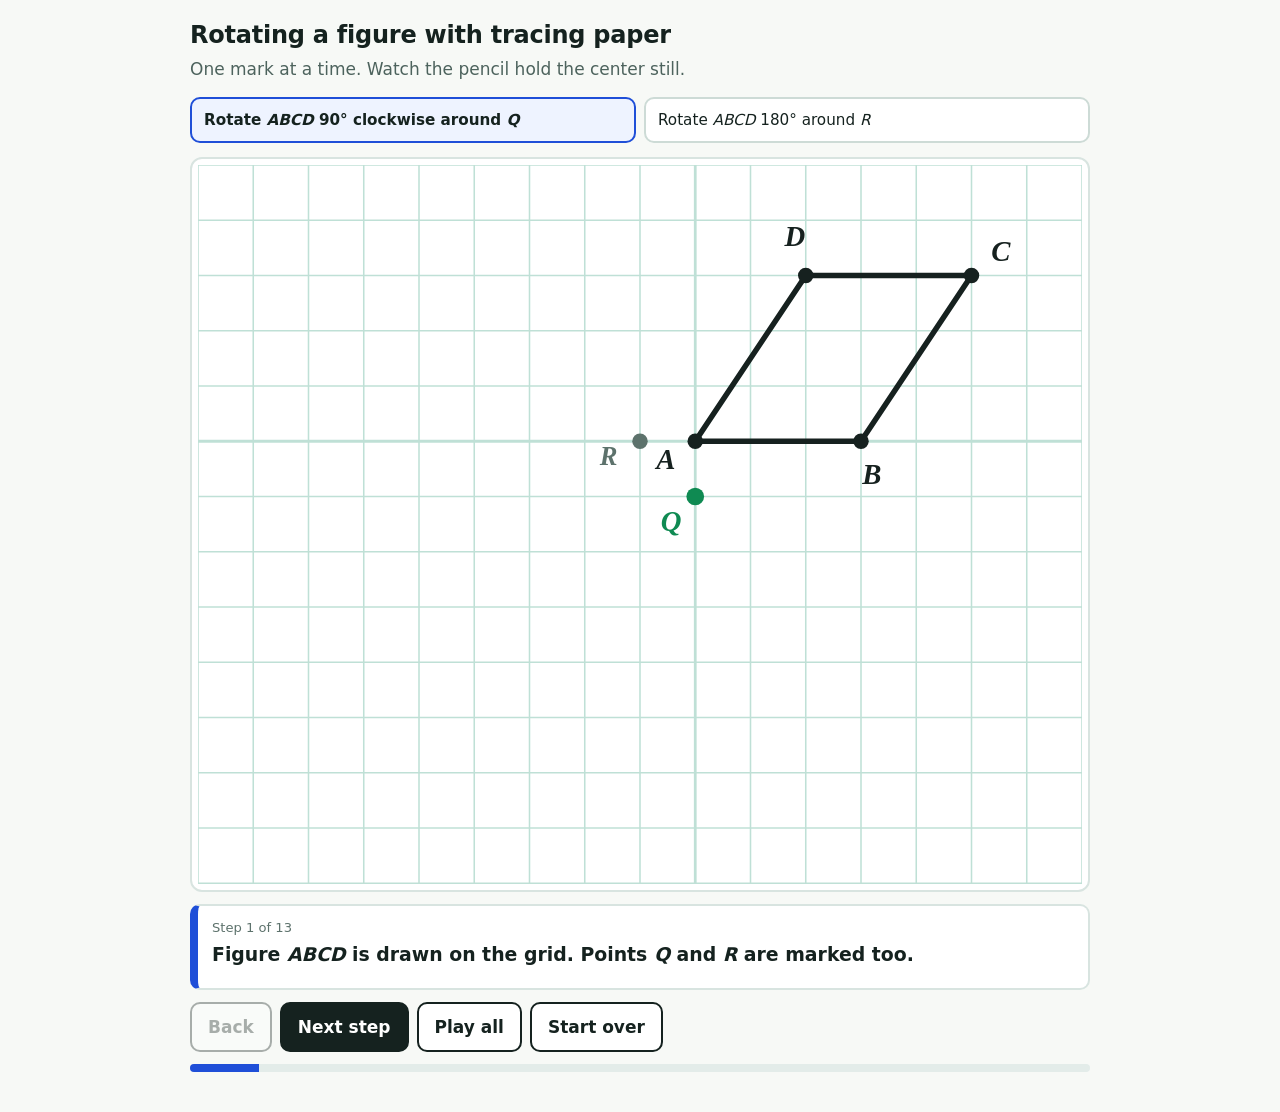
<file: sims/u1sBLes10act1TurningonGrid.html>
<!DOCTYPE html>
<html lang="en">
<head>
<meta charset="utf-8">
<meta name="viewport" content="width=device-width,initial-scale=1">
<title>Rotating a figure with tracing paper</title>
<style>
  :root{
    --ink:#15221f;
    --paper-bg:#f7f9f6;
    --grid:#bfe0d6;
    --grid-hi:#8fcab9;
    --fig:#16211f;
    --trace:#d1491f;
    --image:#1f4fd8;
    --center:#0f8a52;
    --sheet:#ffd76a;
    --panel:#ffffff;
  }
  *{box-sizing:border-box}
  html,body{margin:0;padding:0}
  body{
    background:var(--paper-bg);
    color:var(--ink);
    font-family:"Segoe UI",system-ui,-apple-system,Helvetica,Arial,sans-serif;
    font-size:17px;
    line-height:1.45;
    padding:18px 14px 40px;
  }
  .wrap{max-width:900px;margin:0 auto}
  h1{font-size:1.5rem;margin:0 0 4px;font-weight:700;letter-spacing:-.01em}
  .sub{margin:0 0 16px;color:#4d635d}
  .tabs{display:flex;gap:8px;flex-wrap:wrap;margin-bottom:14px}
  .tab{
    flex:1 1 240px;text-align:left;cursor:pointer;
    border:2px solid #cddbd6;background:#fff;color:var(--ink);
    border-radius:10px;padding:10px 12px;font:inherit;font-size:.95rem;
  }
  .tab.active{border-color:var(--image);background:#eef3ff;font-weight:700}
  .stage{
    background:#fff;border:2px solid #d8e4e0;border-radius:12px;
    padding:6px;overflow:hidden;
  }
  svg{display:block;width:100%;height:auto}
  .caption{
    margin-top:12px;background:var(--panel);border:2px solid #d8e4e0;
    border-left:8px solid var(--image);border-radius:10px;padding:12px 14px;
    min-height:86px;
  }
  .stepnum{font-size:.82rem;color:#5d726c;margin:0 0 4px}
  .captxt{margin:0;font-size:1.18rem;font-weight:600}
  .captxt .k{color:var(--image)}
  .controls{display:flex;gap:8px;margin-top:12px;flex-wrap:wrap}
  button.ctl{
    cursor:pointer;font:inherit;font-weight:600;border-radius:10px;
    padding:11px 16px;border:2px solid var(--ink);background:#fff;color:var(--ink);
  }
  button.ctl.primary{background:var(--ink);color:#fff}
  button.ctl:disabled{opacity:.35;cursor:default}
  .track{height:8px;background:#e3ece9;border-radius:99px;margin-top:12px;overflow:hidden}
  .fill{height:100%;width:0;background:var(--image);transition:width .25s}
  @keyframes pop{from{transform:scale(.1);opacity:0}60%{transform:scale(1.45)}to{transform:scale(1);opacity:1}}
  .pop{transform-box:fill-box;transform-origin:center;animation:pop .45s ease-out}
  @keyframes draw{to{stroke-dashoffset:0}}
  .draw{stroke-dasharray:1;stroke-dashoffset:1;animation:draw .55s ease-out forwards}
  @keyframes fadein{from{opacity:0}to{opacity:1}}
  .fade{animation:fadein .45s ease-out}
  @keyframes press{0%{transform:translateY(-46px);opacity:0}55%{transform:translateY(0);opacity:1}70%{transform:translateY(4px)}100%{transform:translateY(0)}}
  .press{animation:press .6s ease-out}
  @media (prefers-reduced-motion:reduce){.pop,.draw,.fade,.press{animation:none;stroke-dashoffset:0}}
</style>
</head>
<body>
<div class="wrap">
  <h1>Rotating a figure with tracing paper</h1>
  <p class="sub">One mark at a time. Watch the pencil hold the center still.</p>

  <div class="tabs">
    <button class="tab active" data-p="0">Rotate <i>ABCD</i> 90° clockwise around <i>Q</i></button>
    <button class="tab" data-p="1">Rotate <i>ABCD</i> 180° around <i>R</i></button>
  </div>

  <div class="stage"><svg id="svg" viewBox="0 0 800 650" role="img" aria-label="Grid animation of a rotation"></svg></div>

  <div class="caption">
    <p class="stepnum" id="stepnum">Step 1</p>
    <p class="captxt" id="caption"></p>
  </div>

  <div class="controls">
    <button class="ctl" id="back">Back</button>
    <button class="ctl primary" id="next">Next step</button>
    <button class="ctl" id="play">Play all</button>
    <button class="ctl" id="restart">Start over</button>
  </div>
  <div class="track"><div class="fill" id="fill"></div></div>
</div>

<script>
(function(){
"use strict";

/* ---------- grid ---------- */
const U=50, XMIN=-9, YMAX=5;            // 16 units wide, 13 tall -> 800 x 650
const XMAX=7, YMIN=-8;
const sx=x=>(x-XMIN)*U, sy=y=>(YMAX-y)*U;

/* ---------- the figure from the worksheet ---------- */
const V=[{n:"A",x:0,y:0},{n:"B",x:3,y:0},{n:"C",x:5,y:3},{n:"D",x:2,y:3}];
const SIDES=[[0,1],[1,2],[2,3],[3,0]];

const PROBLEMS=[
  { c:{n:"Q",x:0,y:-1}, other:{n:"R",x:-1,y:0}, deg:90, turn:"" },
  { c:{n:"R",x:-1,y:0}, other:{n:"Q",x:0,y:-1}, deg:180, turn:"" }
];

function rot(p,c,deg){
  const r=-deg*Math.PI/180, co=Math.cos(r), si=Math.sin(r);
  const dx=p.x-c.x, dy=p.y-c.y;
  return {n:p.n+"\u2032", x:Math.round((dx*co-dy*si)+c.x), y:Math.round((dx*si+dy*co)+c.y)};
}

/* ---------- step script ---------- */
function buildSteps(p){
  const img=V.map(v=>rot(v,p.c,p.deg));
  const steps=[];
  let st={paper:0,dots:0,segs:0,cmark:0,arrow:0,pencil:0,angle:0,arc:0,idots:0,isegs:0,labels:0,hl:0};
  const add=(text,id)=>steps.push({text,id,state:Object.assign({},st)});

  add("Figure <i>ABCD</i> is drawn on the grid. Points <i>Q</i> and <i>R</i> are marked too.");
  st.hl=1; add("Point <span class='k'>"+p.c.n+"</span> is the center of rotation. This point never moves.","center");
  st.hl=0; st.paper=1; st.dots=4; st.segs=4; st.cmark=1; st.arrow=1;
  add("The tracing is already done. The figure, the letters <i>A B C D</i>, point <i>"+p.c.n+"</i>, and one arrow pointing up are all copied onto the paper, sitting right on top.","paper");
  st.pencil=1; add("Stand your pencil point on <span class='k'>"+p.c.n+"</span> and press down. The paper spins around this point.","pencil");
  st.angle=p.deg; st.arc=1; add(p.turn,null);
  st.pencil=0; st.arrow=0; st.arc=0;
  V.forEach((v,i)=>{ st.idots=i+1; add("Put a dot at <i>"+img[i].n+"</i>.","id"+i); });
  SIDES.forEach((s,i)=>{
    st.isegs=i+1;
    if(i===SIDES.length-1){ st.paper=0; st.labels=1; }
    add("Connect <i>"+img[s[0]].n+"</i> to <i>"+img[s[1]].n+"</i>.","is"+i);
  });

  return {steps:steps, img:img};
}

/* ---------- drawing helpers ---------- */
function esc(s){return s;}
function dot(x,y,r,fill,id,stroke){
  return '<circle id="'+id+'" cx="'+sx(x)+'" cy="'+sy(y)+'" r="'+r+'" fill="'+fill+'"'+
         (stroke?' stroke="'+stroke+'" stroke-width="2.5"':'')+'/>';
}
function seg(p1,p2,color,w,id){
  return '<line id="'+id+'" pathLength="1" x1="'+sx(p1.x)+'" y1="'+sy(p1.y)+'" x2="'+sx(p2.x)+'" y2="'+sy(p2.y)+
         '" stroke="'+color+'" stroke-width="'+w+'" stroke-linecap="round"/>';
}
function label(text,x,y,cx,cy,color,size,id){
  let dx=x-cx, dy=y-cy, m=Math.hypot(dx,dy)||1;
  const off=0.62;
  const lx=sx(x+off*dx/m), ly=sy(y+off*dy/m);
  return '<text id="'+(id||'')+'" x="'+lx+'" y="'+(ly+ (dy<0?9:3))+'" text-anchor="middle" fill="'+color+
         '" font-size="'+size+'" font-weight="700" font-style="italic" font-family="Georgia,serif">'+text+'</text>';
}
function pencil(x,y){
  const px=sx(x), py=sy(y);
  // tip is local (0,0); the wrapper group carries the reveal animation so the
  // placement transform below is never overridden.
  return '<g id="pencil"><g transform="translate('+px+','+py+') rotate(28)">'+
    '<polygon points="0,0 -7,-15 7,-15" fill="#3a2b16"/>'+
    '<polygon points="-7,-15 7,-15 7,-23 -7,-23" fill="#f3dcb0"/>'+
    '<rect x="-7" y="-84" width="14" height="61" fill="#f2b93c" stroke="#c98f18" stroke-width="1.5"/>'+
    '<rect x="-2.5" y="-84" width="5" height="61" fill="#e0a423"/>'+
    '<rect x="-7" y="-95" width="14" height="11" fill="#b9c2c7"/>'+
    '<rect x="-7" y="-106" width="14" height="11" rx="4" fill="#ef8fa3"/>'+
    '</g></g>'+
    '<circle cx="'+px+'" cy="'+py+'" r="13" fill="none" stroke="var(--center)" stroke-width="2.5" stroke-dasharray="4 4" opacity=".85"/>';
}
function arrow(c,dx,dy,color,marker,width,dash){
  return '<line x1="'+sx(c.x)+'" y1="'+sy(c.y)+'" x2="'+sx(c.x+dx)+'" y2="'+sy(c.y+dy)+
         '" stroke="'+color+'" stroke-width="'+width+'" stroke-linecap="round"'+
         (dash?' stroke-dasharray="6 6"':'')+' marker-end="url(#'+marker+')"/>';
}
function arcPath(from,to,c,deg){
  const r=Math.hypot(from.x-c.x,from.y-c.y)*U;
  if(r<1) return "";
  const large = deg>180?1:0;
  return '<path d="M '+sx(from.x)+' '+sy(from.y)+' A '+r+' '+r+' 0 '+large+' 1 '+sx(to.x)+' '+sy(to.y)+
         '" fill="none" stroke="#9aa7a3" stroke-width="3" stroke-dasharray="7 7" marker-end="url(#ah)"/>';
}

/* ---------- render ---------- */
const svg=document.getElementById("svg");
let P=0, idx=0, cur=null, prevAngle=0, playing=false, timer=null, animating=false;

function gridSVG(){
  let g='<rect x="0" y="0" width="800" height="650" fill="#ffffff"/>';
  for(let x=XMIN;x<=XMAX;x++)
    g+='<line x1="'+sx(x)+'" y1="0" x2="'+sx(x)+'" y2="650" stroke="var(--grid)" stroke-width="'+(x===0?2.5:1.4)+'"/>';
  for(let y=YMIN;y<=YMAX;y++)
    g+='<line x1="0" y1="'+sy(y)+'" x2="800" y2="'+sy(y)+'" stroke="var(--grid)" stroke-width="'+(y===0?2.5:1.4)+'"/>';
  return g;
}

function render(step,animate){
  const p=PROBLEMS[P], s=step.state, img=cur.img;
  const cxF=2.5, cyF=1.5;                                  // centroid of ABCD
  const icx=img.reduce((a,q)=>a+q.x,0)/4, icy=img.reduce((a,q)=>a+q.y,0)/4;

  let out='<defs>'+
    '<marker id="ah" viewBox="0 0 10 10" refX="8" refY="5" markerWidth="6" markerHeight="6" orient="auto-start-reverse">'+
    '<path d="M 0 0 L 10 5 L 0 10 z" fill="#9aa7a3"/></marker>'+
    '<marker id="ahP" viewBox="0 0 10 10" refX="8" refY="5" markerWidth="5" markerHeight="5" orient="auto-start-reverse">'+
    '<path d="M 0 0 L 10 5 L 0 10 z" fill="#7c3aed"/></marker>'+
    '<marker id="ahG" viewBox="0 0 10 10" refX="8" refY="5" markerWidth="5" markerHeight="5" orient="auto-start-reverse">'+
    '<path d="M 0 0 L 10 5 L 0 10 z" fill="#b6c3bf"/></marker>'+
    '</defs>';
  out+=gridSVG();

  // guide arc for corner A
  if(s.arc) out+=arcPath(V[0],img[0],p.c,p.deg);

  // original figure (always visible)
  SIDES.forEach(sd=>{ out+=seg(V[sd[0]],V[sd[1]],"var(--fig)",5,""); });
  V.forEach(v=>{ out+=dot(v.x,v.y,7,"var(--fig)",""); });
  V.forEach(v=>{ out+=label(v.n,v.x,v.y,cxF,cyF,"var(--fig)",26,""); });

  // centers Q and R
  out+=dot(p.other.x,p.other.y,7,"#5d726c","");
  out+=label(p.other.n,p.other.x,p.other.y,cxF,cyF,"#5d726c",24,"");
  out+=dot(p.c.x,p.c.y,s.hl?12:8,"var(--center)","center");
  out+=label(p.c.n,p.c.x,p.c.y,cxF,cyF,"var(--center)",26,"");

  // tracing paper (rotating group)
  if(s.paper){
    // faint arrow on the GRID showing where the paper arrow started
    if(s.arrow) out+=arrow(p.c,0,2.2,"#b6c3bf","ahG",3,true);

    const tf='rotate('+s.angle+','+sx(p.c.x)+','+sy(p.c.y)+')';
    let pg='<g id="paper" transform="'+tf+'">';
    pg+='<rect x="'+sx(-2.4)+'" y="'+sy(4.4)+'" width="'+(8.8*U)+'" height="'+(6.8*U)+
        '" fill="rgba(255,215,106,.28)" stroke="#dfa300" stroke-width="3" stroke-dasharray="10 8" rx="6"/>';
    for(let i=0;i<s.segs;i++){ const sd=SIDES[i]; pg+=seg(V[sd[0]],V[sd[1]],"var(--trace)",4,"ts"+i); }
    for(let i=0;i<s.dots;i++){ pg+=dot(V[i].x,V[i].y,6,"var(--trace)","td"+i); }
    for(let i=0;i<s.dots;i++){ pg+=label(V[i].n,V[i].x,V[i].y,cxF,cyF,"var(--trace)",24,""); }
    if(s.cmark) pg+=dot(p.c.x,p.c.y,6,"#8a5a00","cm");
    if(s.arrow) pg+=arrow(p.c,0,2.2,"#7c3aed","ahP",4.5,false);
    pg+='</g>';
    out+=pg;
  }

  // image drawn on the grid
  for(let i=0;i<s.isegs;i++){ const sd=SIDES[i]; out+=seg(img[sd[0]],img[sd[1]],"var(--image)",5,"is"+i); }
  for(let i=0;i<s.idots;i++){ out+=dot(img[i].x,img[i].y,7,"var(--image)","id"+i); }
  if(s.labels) img.forEach(q=>{ out+=label(q.n,q.x,q.y,icx,icy,"var(--image)",26,""); });

  if(s.pencil){
    out+=pencil(p.c.x,p.c.y);
    out+=dot(p.c.x,p.c.y,6,"var(--center)","");   // point stays visible at the tip
  }

  svg.innerHTML=out;

  // animate only the newly added mark
  if(animate&&step.id){
    const el=svg.querySelector("#"+step.id);
    if(el){
      if(el.tagName==="line") el.classList.add("draw");
      else if(step.id==="paper") el.classList.add("fade");
      else if(step.id==="pencil") el.classList.add("press");
      else el.classList.add("pop");
    }
  }

  // animate the turn of the paper
  const g=svg.querySelector("#paper");
  if(animate && g && s.angle!==prevAngle){
    animating=true; setButtons();
    const from=prevAngle, to=s.angle, t0=performance.now(), dur=1500;
    const cxp=sx(p.c.x), cyp=sy(p.c.y);
    (function frame(t){
      let k=Math.min(1,(t-t0)/dur);
      const e=k<.5?2*k*k:1-Math.pow(-2*k+2,2)/2;
      g.setAttribute("transform","rotate("+(from+(to-from)*e)+","+cxp+","+cyp+")");
      if(k<1) requestAnimationFrame(frame);
      else { animating=false; setButtons(); if(playing) schedule(); }
    })(t0);
  }
  prevAngle=s.angle;
}

/* ---------- controls ---------- */
const capEl=document.getElementById("caption"),
      numEl=document.getElementById("stepnum"),
      fillEl=document.getElementById("fill"),
      bBack=document.getElementById("back"),
      bNext=document.getElementById("next"),
      bPlay=document.getElementById("play"),
      bRest=document.getElementById("restart");

function show(i,animate){
  idx=Math.max(0,Math.min(cur.steps.length-1,i));
  const st=cur.steps[idx];
  capEl.innerHTML=st.text;
  numEl.textContent="Step "+(idx+1)+" of "+cur.steps.length;
  fillEl.style.width=((idx+1)/cur.steps.length*100)+"%";
  render(st,animate);
  setButtons();
}
function setButtons(){
  bBack.disabled=(idx===0)||animating;
  bNext.disabled=(idx===cur.steps.length-1)||animating;
  bPlay.textContent=playing?"Pause":"Play all";
}
function schedule(){
  clearTimeout(timer);
  if(!playing) return;
  timer=setTimeout(()=>{
    if(idx<cur.steps.length-1){ show(idx+1,true); if(!animating) schedule(); }
    else { playing=false; setButtons(); }
  },1250);
}
bNext.onclick=()=>{ playing=false; clearTimeout(timer); show(idx+1,true); setButtons(); };
bBack.onclick=()=>{ playing=false; clearTimeout(timer); prevAngle=cur.steps[Math.max(0,idx-1)].state.angle; show(idx-1,false); setButtons(); };
bPlay.onclick=()=>{ playing=!playing; setButtons(); if(playing) schedule(); else clearTimeout(timer); };
bRest.onclick=()=>{ playing=false; clearTimeout(timer); prevAngle=0; show(0,false); };

document.querySelectorAll(".tab").forEach(t=>{
  t.onclick=()=>{
    document.querySelectorAll(".tab").forEach(z=>z.classList.remove("active"));
    t.classList.add("active");
    load(+t.dataset.p);
  };
});
document.addEventListener("keydown",e=>{
  if(e.key==="ArrowRight"&&!bNext.disabled) bNext.click();
  if(e.key==="ArrowLeft"&&!bBack.disabled) bBack.click();
});

function load(p){
  P=p; playing=false; clearTimeout(timer); prevAngle=0;
  cur=buildSteps(PROBLEMS[P]);
  show(0,false);
}
load(0);
})();
</script>
</body>
</html>
</file>
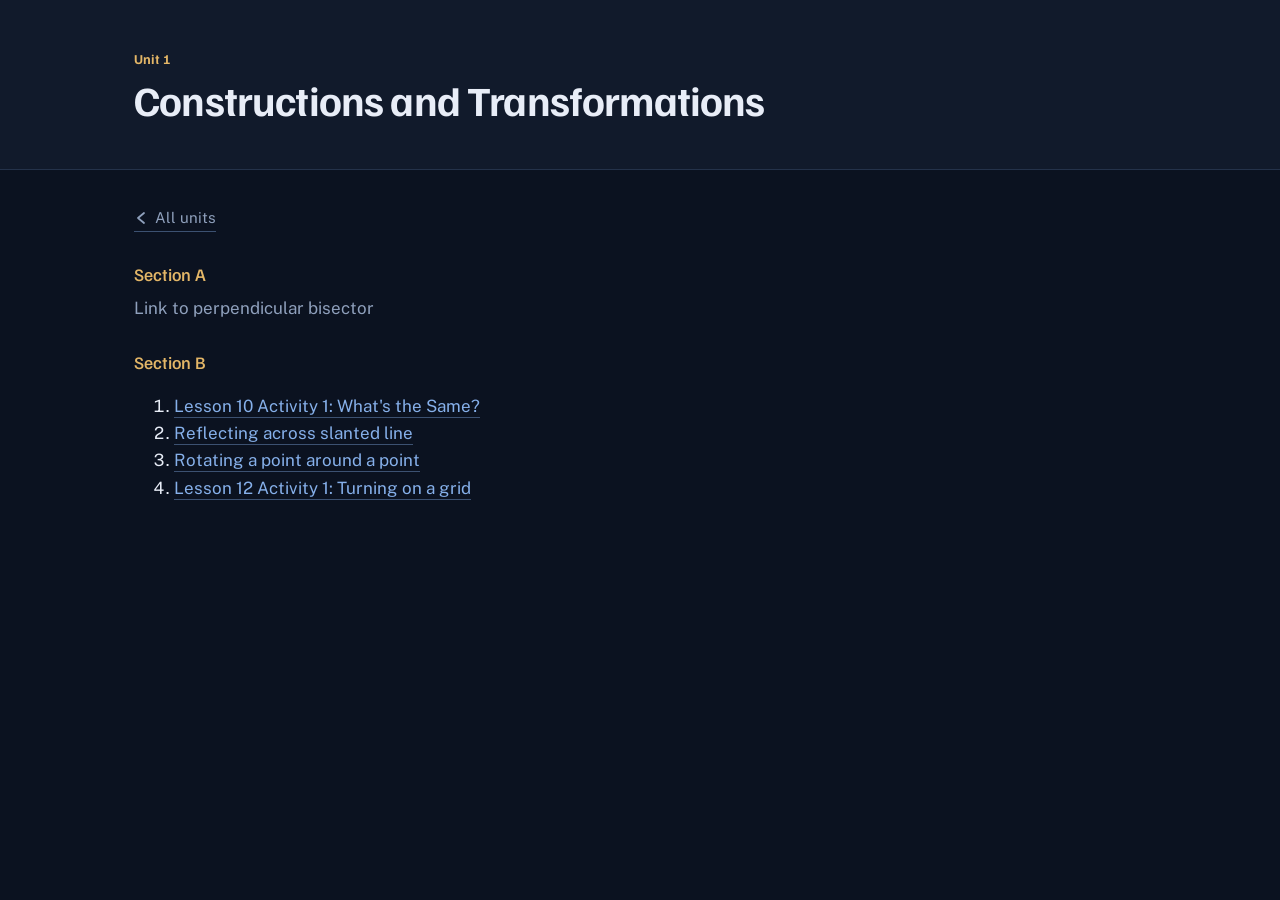
<file: units/unit1.html>
<!DOCTYPE html>
<html lang="en">
<head>
<meta charset="utf-8">
<meta name="viewport" content="width=device-width, initial-scale=1">
<title>Unit 1 Constructions and Transformations — Mr. Hua</title>
<link rel="preconnect" href="https://fonts.googleapis.com">
<link rel="preconnect" href="https://fonts.gstatic.com" crossorigin>
<link href="https://fonts.googleapis.com/css2?family=Familjen+Grotesk:wght@500;700&family=Public+Sans:wght@400;600&display=swap" rel="stylesheet">
<link rel="stylesheet" href="../assets/style.css">
</head>
<body>

<div class="banner">
  <div class="inner">
    <span class="eyebrow">Unit 1</span>
    <h1>Constructions and Transformations</h1>
  </div>
</div>

<main>
  <a class="back" href="../index.html">
    <svg width="14" height="14" viewBox="0 0 14 14" fill="none" aria-hidden="true">
      <path d="M10 2L4 7l6 5" stroke="currentColor" stroke-width="1.8"
            stroke-linecap="round" stroke-linejoin="round"/></svg>
    All units</a>

  <div id="sections">

    <h2>Section A</h2>
    <p class="pending">Link to perpendicular bisector</p>

    <h2>Section B</h2>
  
      <ol>
        <li><a href="https://hs-hua.github.io/sims/u1Less10Activity1.html">Lesson 10 Activity 1: What's the Same?</a></li>
        <li><a href="https://hs-hua.github.io/sims/reflectAcrossDiag.html">Reflecting across slanted line</a></li>
        <li><a href="https://hs-hua.github.io/sims/rotateArouPt.html">Rotating a point around a point</a></li>
        <li><a href="https://hs-hua.github.io/sims/u1sBLes10act1TurningonGrid.html">Lesson 12 Activity 1: Turning on a grid</a></li>
      </ol>
     
  

  </div>
</main>

</body>
</html>
</file>
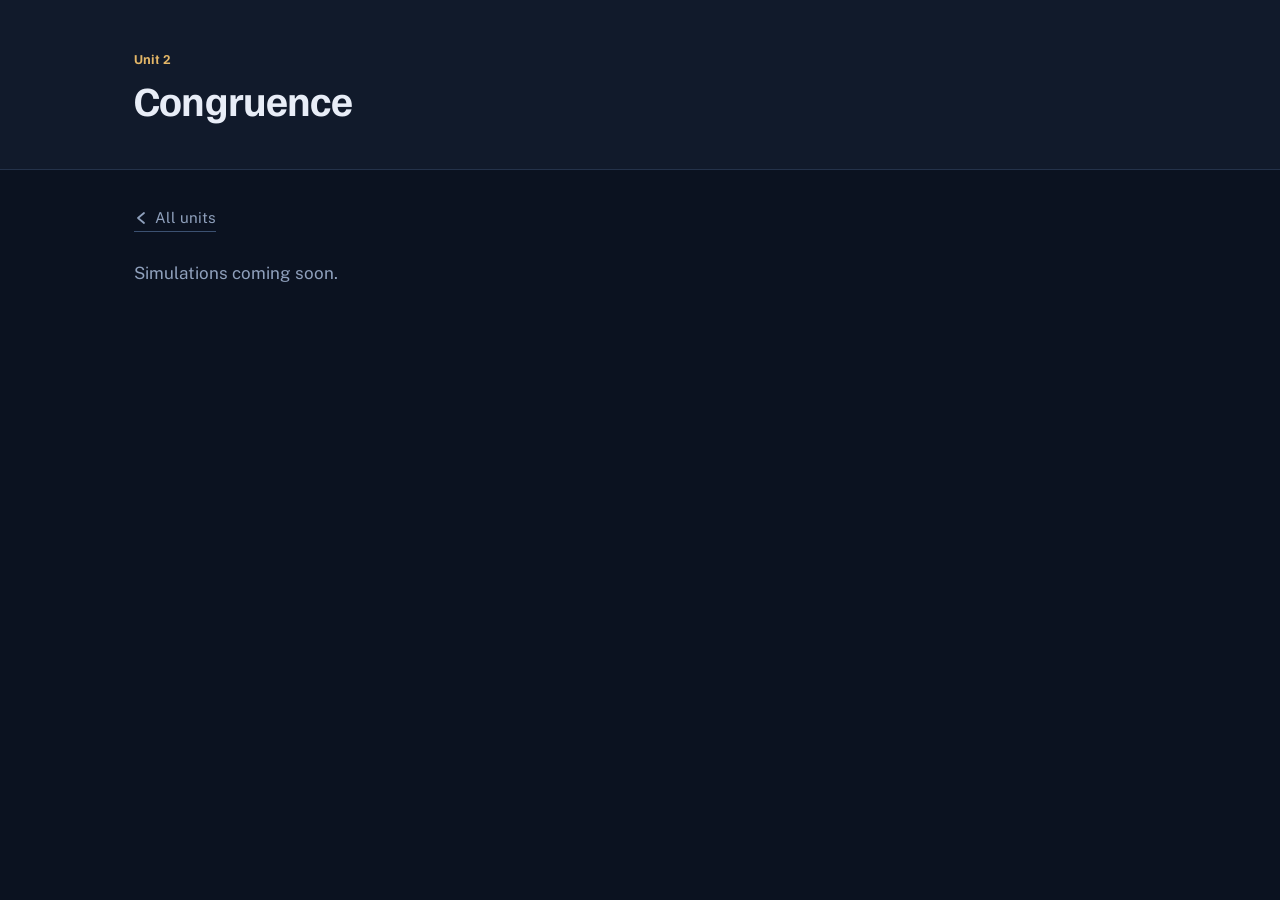
<file: units/unit2.html>
<!DOCTYPE html>
<html lang="en">
<head>
<meta charset="utf-8">
<meta name="viewport" content="width=device-width, initial-scale=1">
<title>Unit 2 Congruence — Mr. Hua</title>
<link rel="preconnect" href="https://fonts.googleapis.com">
<link rel="preconnect" href="https://fonts.gstatic.com" crossorigin>
<link href="https://fonts.googleapis.com/css2?family=Familjen+Grotesk:wght@500;700&family=Public+Sans:wght@400;600&display=swap" rel="stylesheet">
<link rel="stylesheet" href="../assets/style.css">
</head>
<body>

<div class="banner">
  <div class="inner">
    <span class="eyebrow">Unit 2</span>
    <h1>Congruence</h1>
  </div>
</div>

<main>
  <a class="back" href="../index.html">
    <svg width="14" height="14" viewBox="0 0 14 14" fill="none" aria-hidden="true">
      <path d="M10 2L4 7l6 5" stroke="currentColor" stroke-width="1.8"
            stroke-linecap="round" stroke-linejoin="round"/></svg>
    All units</a>

  <div id="sections"></div>
</main>

<script>
/* =====================================================================
   EDIT THIS LIST.
   One object per section. Fill in "link" with the simulation address.
   An empty link shows as plain grey text.
   ===================================================================== */
const SECTIONS = [

];
/* ===================================================================== */

const box = document.getElementById("sections");

if (SECTIONS.length === 0) {
  const p = document.createElement("p");
  p.className = "pending";
  p.textContent = "Simulations coming soon.";
  box.appendChild(p);
} else {
  SECTIONS.forEach(s => {
    const h2 = document.createElement("h2");
    h2.textContent = "Section " + s.letter;
    box.appendChild(h2);

    const p = document.createElement("p");
    if (typeof s.link === "string" && s.link.trim() !== "") {
      const a = document.createElement("a");
      a.href = s.link;
      a.textContent = s.text;
      p.appendChild(a);
    } else {
      p.className = "pending";
      p.textContent = s.text;
    }
    box.appendChild(p);
  });
}
</script>
</body>
</html>
</file>
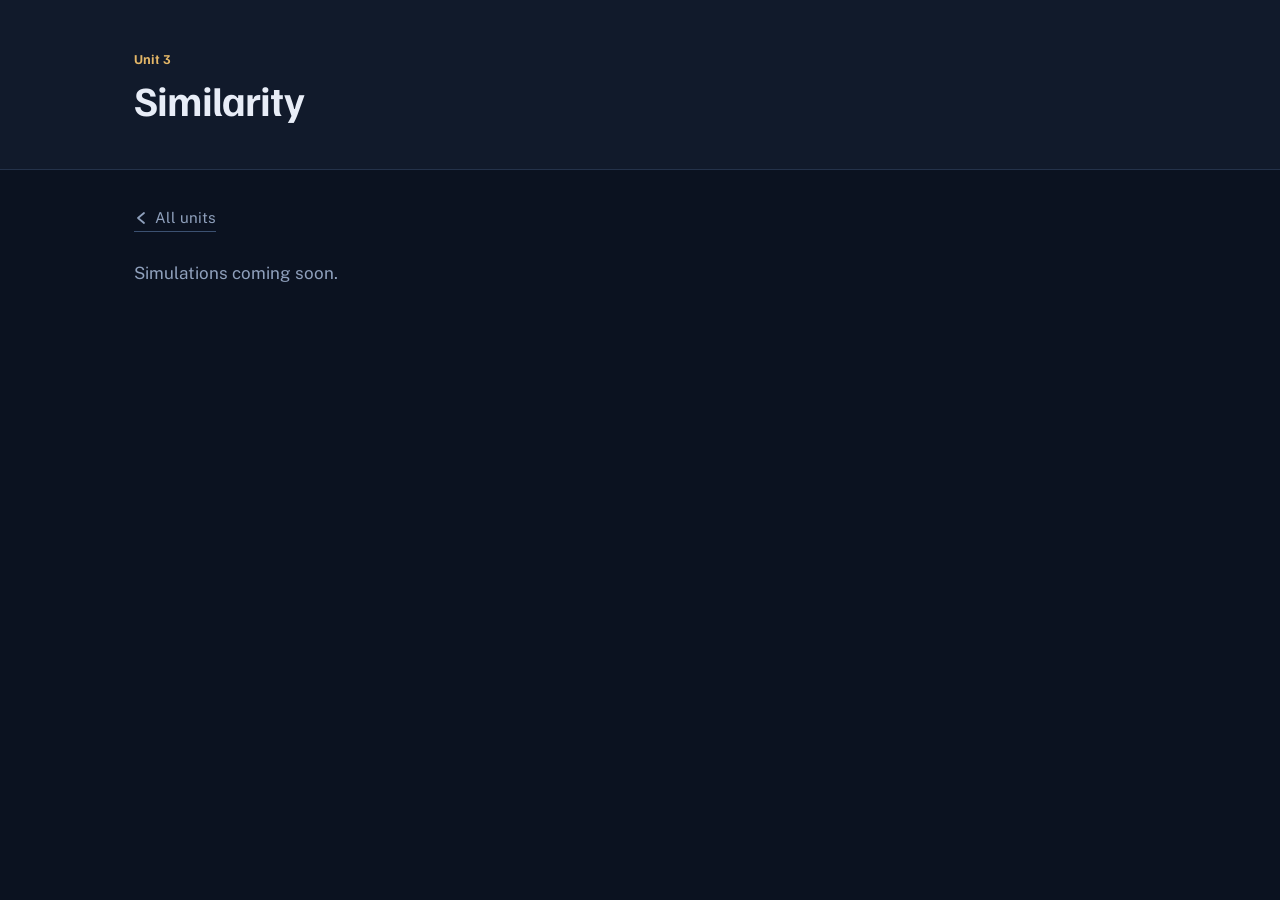
<file: units/unit3.html>
<!DOCTYPE html>
<html lang="en">
<head>
<meta charset="utf-8">
<meta name="viewport" content="width=device-width, initial-scale=1">
<title>Unit 3 Similarity — Mr. Hua</title>
<link rel="preconnect" href="https://fonts.googleapis.com">
<link rel="preconnect" href="https://fonts.gstatic.com" crossorigin>
<link href="https://fonts.googleapis.com/css2?family=Familjen+Grotesk:wght@500;700&family=Public+Sans:wght@400;600&display=swap" rel="stylesheet">
<link rel="stylesheet" href="../assets/style.css">
</head>
<body>

<div class="banner">
  <div class="inner">
    <span class="eyebrow">Unit 3</span>
    <h1>Similarity</h1>
  </div>
</div>

<main>
  <a class="back" href="../index.html">
    <svg width="14" height="14" viewBox="0 0 14 14" fill="none" aria-hidden="true">
      <path d="M10 2L4 7l6 5" stroke="currentColor" stroke-width="1.8"
            stroke-linecap="round" stroke-linejoin="round"/></svg>
    All units</a>

  <div id="sections"></div>
</main>

<script>
/* =====================================================================
   EDIT THIS LIST.
   One object per section. Fill in "link" with the simulation address.
   An empty link shows as plain grey text.
   ===================================================================== */
const SECTIONS = [

];
/* ===================================================================== */

const box = document.getElementById("sections");

if (SECTIONS.length === 0) {
  const p = document.createElement("p");
  p.className = "pending";
  p.textContent = "Simulations coming soon.";
  box.appendChild(p);
} else {
  SECTIONS.forEach(s => {
    const h2 = document.createElement("h2");
    h2.textContent = "Section " + s.letter;
    box.appendChild(h2);

    const p = document.createElement("p");
    if (typeof s.link === "string" && s.link.trim() !== "") {
      const a = document.createElement("a");
      a.href = s.link;
      a.textContent = s.text;
      p.appendChild(a);
    } else {
      p.className = "pending";
      p.textContent = s.text;
    }
    box.appendChild(p);
  });
}
</script>
</body>
</html>
</file>
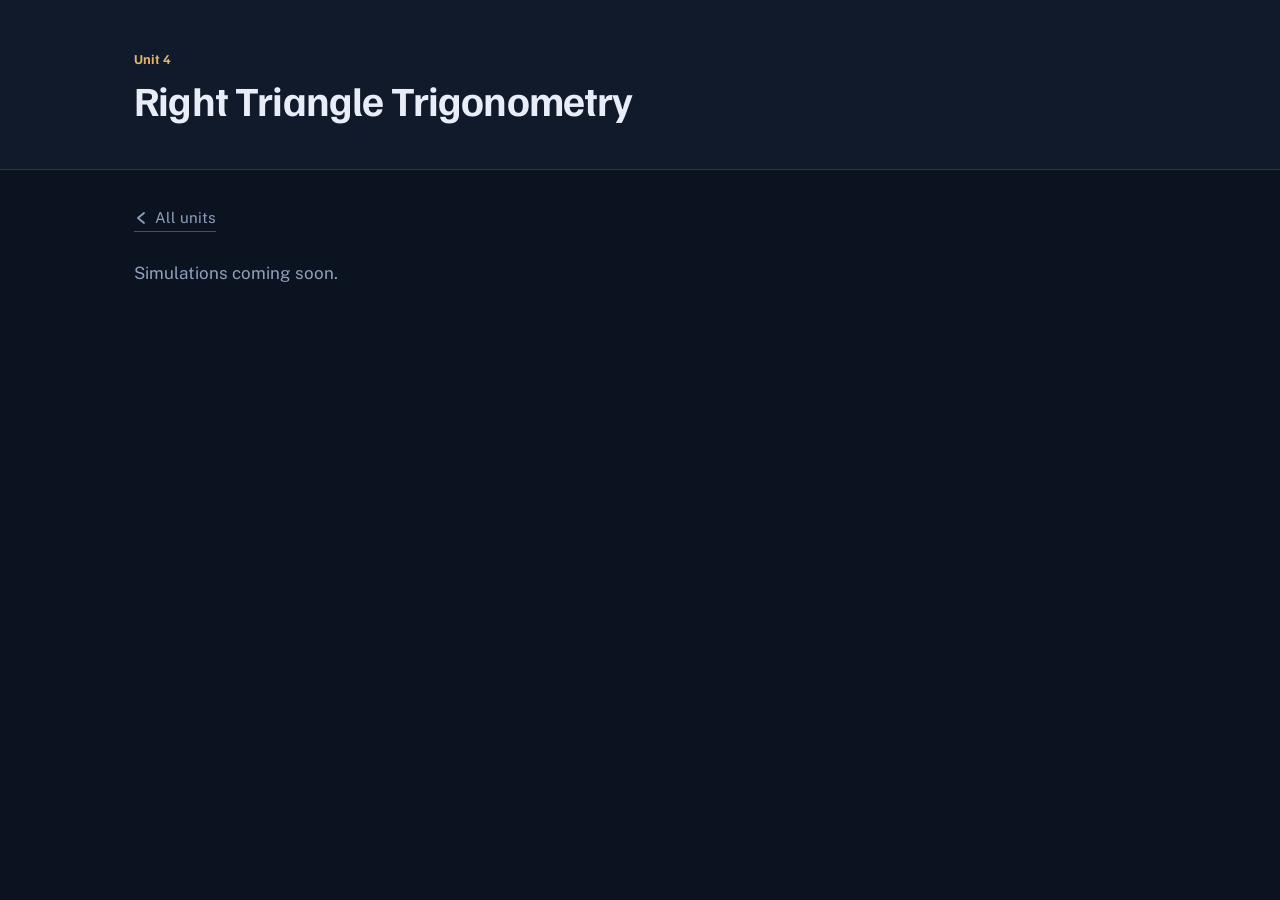
<file: units/unit4.html>
<!DOCTYPE html>
<html lang="en">
<head>
<meta charset="utf-8">
<meta name="viewport" content="width=device-width, initial-scale=1">
<title>Unit 4 Right Triangle Trigonometry — Mr. Hua</title>
<link rel="preconnect" href="https://fonts.googleapis.com">
<link rel="preconnect" href="https://fonts.gstatic.com" crossorigin>
<link href="https://fonts.googleapis.com/css2?family=Familjen+Grotesk:wght@500;700&family=Public+Sans:wght@400;600&display=swap" rel="stylesheet">
<link rel="stylesheet" href="../assets/style.css">
</head>
<body>

<div class="banner">
  <div class="inner">
    <span class="eyebrow">Unit 4</span>
    <h1>Right Triangle Trigonometry</h1>
  </div>
</div>

<main>
  <a class="back" href="../index.html">
    <svg width="14" height="14" viewBox="0 0 14 14" fill="none" aria-hidden="true">
      <path d="M10 2L4 7l6 5" stroke="currentColor" stroke-width="1.8"
            stroke-linecap="round" stroke-linejoin="round"/></svg>
    All units</a>

  <div id="sections"></div>
</main>

<script>
/* =====================================================================
   EDIT THIS LIST.
   One object per section. Fill in "link" with the simulation address.
   An empty link shows as plain grey text.
   ===================================================================== */
const SECTIONS = [

];
/* ===================================================================== */

const box = document.getElementById("sections");

if (SECTIONS.length === 0) {
  const p = document.createElement("p");
  p.className = "pending";
  p.textContent = "Simulations coming soon.";
  box.appendChild(p);
} else {
  SECTIONS.forEach(s => {
    const h2 = document.createElement("h2");
    h2.textContent = "Section " + s.letter;
    box.appendChild(h2);

    const p = document.createElement("p");
    if (typeof s.link === "string" && s.link.trim() !== "") {
      const a = document.createElement("a");
      a.href = s.link;
      a.textContent = s.text;
      p.appendChild(a);
    } else {
      p.className = "pending";
      p.textContent = s.text;
    }
    box.appendChild(p);
  });
}
</script>
</body>
</html>
</file>
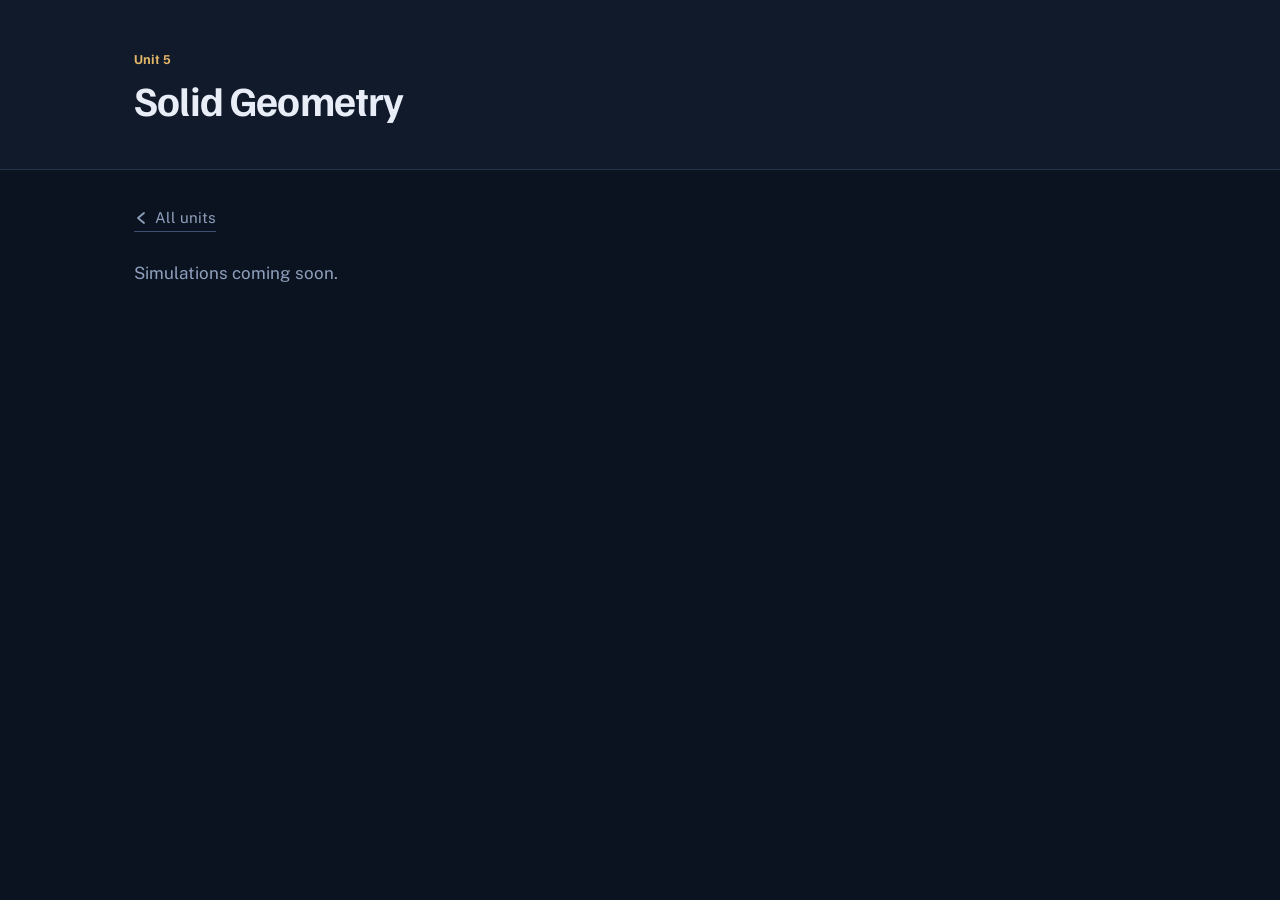
<file: units/unit5.html>
<!DOCTYPE html>
<html lang="en">
<head>
<meta charset="utf-8">
<meta name="viewport" content="width=device-width, initial-scale=1">
<title>Unit 5 Solid Geometry — Mr. Hua</title>
<link rel="preconnect" href="https://fonts.googleapis.com">
<link rel="preconnect" href="https://fonts.gstatic.com" crossorigin>
<link href="https://fonts.googleapis.com/css2?family=Familjen+Grotesk:wght@500;700&family=Public+Sans:wght@400;600&display=swap" rel="stylesheet">
<link rel="stylesheet" href="../assets/style.css">
</head>
<body>

<div class="banner">
  <div class="inner">
    <span class="eyebrow">Unit 5</span>
    <h1>Solid Geometry</h1>
  </div>
</div>

<main>
  <a class="back" href="../index.html">
    <svg width="14" height="14" viewBox="0 0 14 14" fill="none" aria-hidden="true">
      <path d="M10 2L4 7l6 5" stroke="currentColor" stroke-width="1.8"
            stroke-linecap="round" stroke-linejoin="round"/></svg>
    All units</a>

  <div id="sections"></div>
</main>

<script>
/* =====================================================================
   EDIT THIS LIST.
   One object per section. Fill in "link" with the simulation address.
   An empty link shows as plain grey text.
   ===================================================================== */
const SECTIONS = [

];
/* ===================================================================== */

const box = document.getElementById("sections");

if (SECTIONS.length === 0) {
  const p = document.createElement("p");
  p.className = "pending";
  p.textContent = "Simulations coming soon.";
  box.appendChild(p);
} else {
  SECTIONS.forEach(s => {
    const h2 = document.createElement("h2");
    h2.textContent = "Section " + s.letter;
    box.appendChild(h2);

    const p = document.createElement("p");
    if (typeof s.link === "string" && s.link.trim() !== "") {
      const a = document.createElement("a");
      a.href = s.link;
      a.textContent = s.text;
      p.appendChild(a);
    } else {
      p.className = "pending";
      p.textContent = s.text;
    }
    box.appendChild(p);
  });
}
</script>
</body>
</html>
</file>
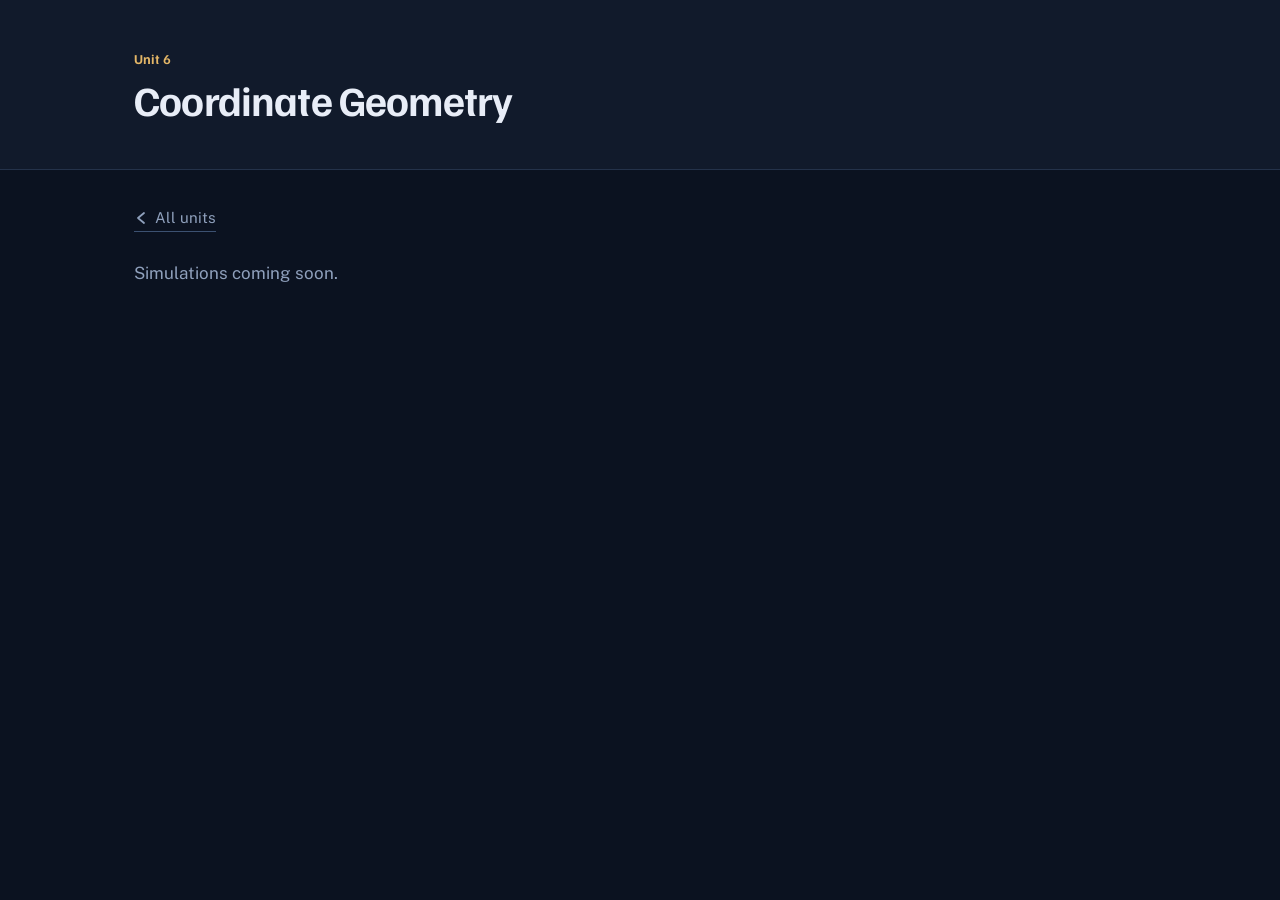
<file: units/unit6.html>
<!DOCTYPE html>
<html lang="en">
<head>
<meta charset="utf-8">
<meta name="viewport" content="width=device-width, initial-scale=1">
<title>Unit 6 Coordinate Geometry — Mr. Hua</title>
<link rel="preconnect" href="https://fonts.googleapis.com">
<link rel="preconnect" href="https://fonts.gstatic.com" crossorigin>
<link href="https://fonts.googleapis.com/css2?family=Familjen+Grotesk:wght@500;700&family=Public+Sans:wght@400;600&display=swap" rel="stylesheet">
<link rel="stylesheet" href="../assets/style.css">
</head>
<body>

<div class="banner">
  <div class="inner">
    <span class="eyebrow">Unit 6</span>
    <h1>Coordinate Geometry</h1>
  </div>
</div>

<main>
  <a class="back" href="../index.html">
    <svg width="14" height="14" viewBox="0 0 14 14" fill="none" aria-hidden="true">
      <path d="M10 2L4 7l6 5" stroke="currentColor" stroke-width="1.8"
            stroke-linecap="round" stroke-linejoin="round"/></svg>
    All units</a>

  <div id="sections"></div>
</main>

<script>
/* =====================================================================
   EDIT THIS LIST.
   One object per section. Fill in "link" with the simulation address.
   An empty link shows as plain grey text.
   ===================================================================== */
const SECTIONS = [

];
/* ===================================================================== */

const box = document.getElementById("sections");

if (SECTIONS.length === 0) {
  const p = document.createElement("p");
  p.className = "pending";
  p.textContent = "Simulations coming soon.";
  box.appendChild(p);
} else {
  SECTIONS.forEach(s => {
    const h2 = document.createElement("h2");
    h2.textContent = "Section " + s.letter;
    box.appendChild(h2);

    const p = document.createElement("p");
    if (typeof s.link === "string" && s.link.trim() !== "") {
      const a = document.createElement("a");
      a.href = s.link;
      a.textContent = s.text;
      p.appendChild(a);
    } else {
      p.className = "pending";
      p.textContent = s.text;
    }
    box.appendChild(p);
  });
}
</script>
</body>
</html>
</file>
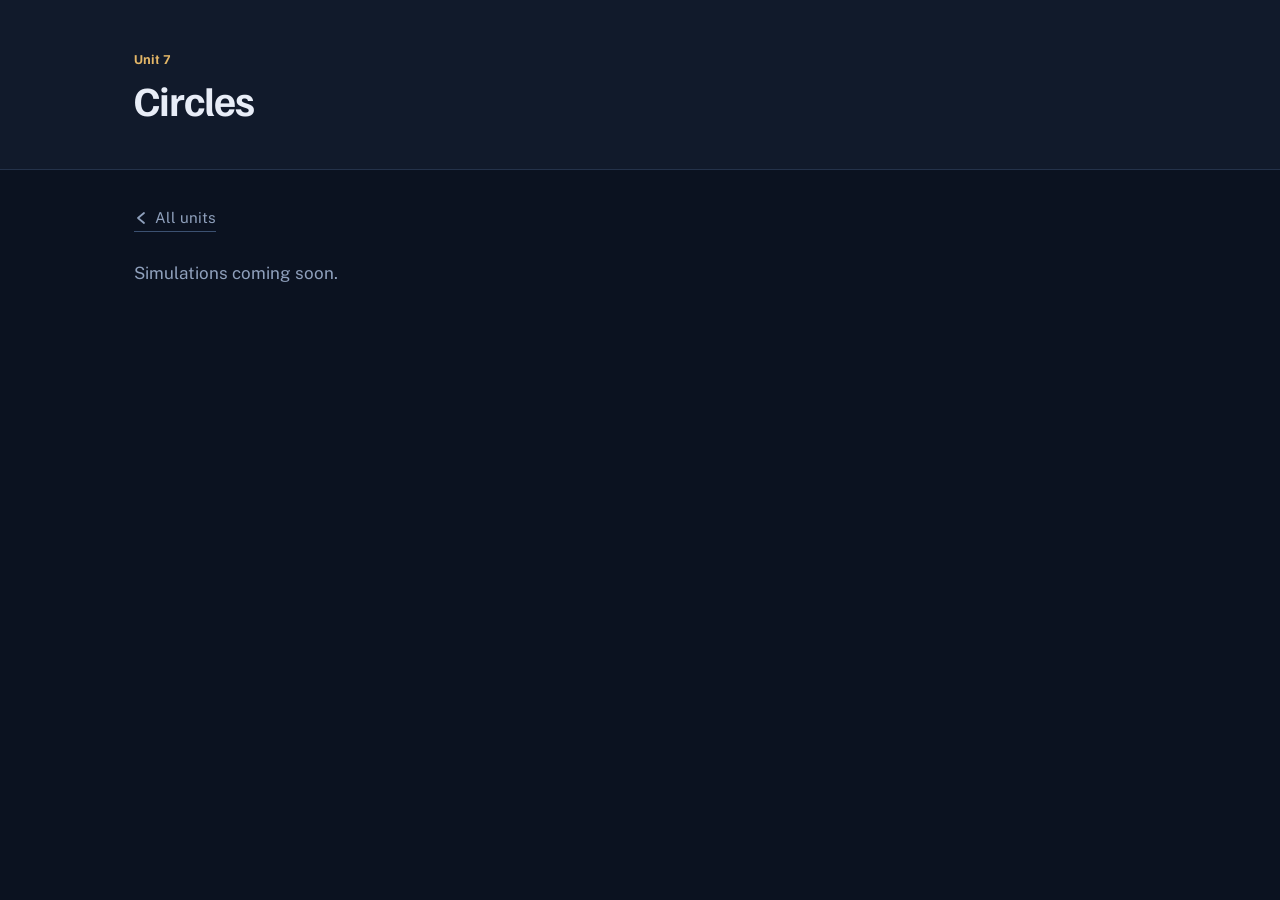
<file: units/unit7.html>
<!DOCTYPE html>
<html lang="en">
<head>
<meta charset="utf-8">
<meta name="viewport" content="width=device-width, initial-scale=1">
<title>Unit 7 Circles — Mr. Hua</title>
<link rel="preconnect" href="https://fonts.googleapis.com">
<link rel="preconnect" href="https://fonts.gstatic.com" crossorigin>
<link href="https://fonts.googleapis.com/css2?family=Familjen+Grotesk:wght@500;700&family=Public+Sans:wght@400;600&display=swap" rel="stylesheet">
<link rel="stylesheet" href="../assets/style.css">
</head>
<body>

<div class="banner">
  <div class="inner">
    <span class="eyebrow">Unit 7</span>
    <h1>Circles</h1>
  </div>
</div>

<main>
  <a class="back" href="../index.html">
    <svg width="14" height="14" viewBox="0 0 14 14" fill="none" aria-hidden="true">
      <path d="M10 2L4 7l6 5" stroke="currentColor" stroke-width="1.8"
            stroke-linecap="round" stroke-linejoin="round"/></svg>
    All units</a>

  <div id="sections"></div>
</main>

<script>
/* =====================================================================
   EDIT THIS LIST.
   One object per section. Fill in "link" with the simulation address.
   An empty link shows as plain grey text.
   ===================================================================== */
const SECTIONS = [

];
/* ===================================================================== */

const box = document.getElementById("sections");

if (SECTIONS.length === 0) {
  const p = document.createElement("p");
  p.className = "pending";
  p.textContent = "Simulations coming soon.";
  box.appendChild(p);
} else {
  SECTIONS.forEach(s => {
    const h2 = document.createElement("h2");
    h2.textContent = "Section " + s.letter;
    box.appendChild(h2);

    const p = document.createElement("p");
    if (typeof s.link === "string" && s.link.trim() !== "") {
      const a = document.createElement("a");
      a.href = s.link;
      a.textContent = s.text;
      p.appendChild(a);
    } else {
      p.className = "pending";
      p.textContent = s.text;
    }
    box.appendChild(p);
  });
}
</script>
</body>
</html>
</file>
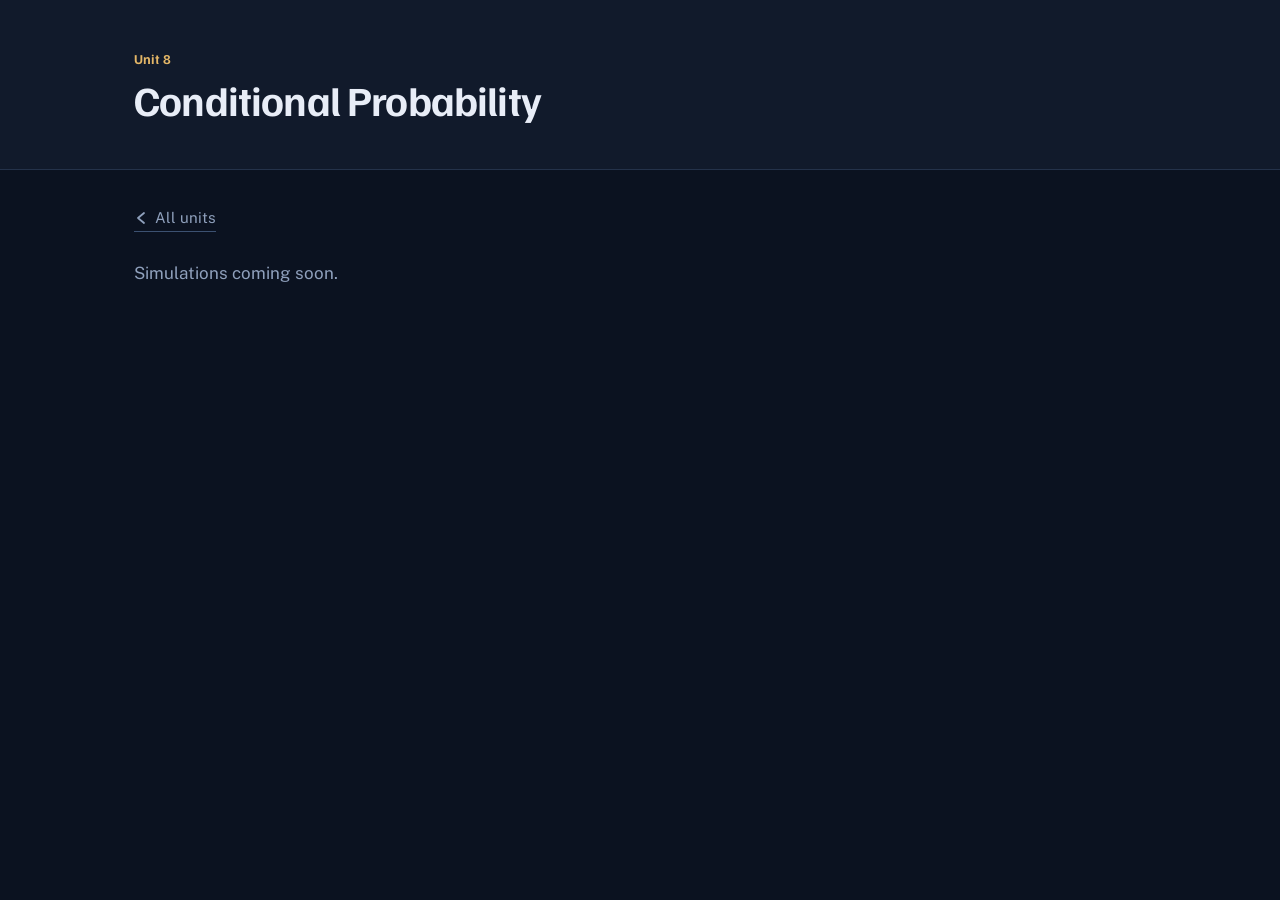
<file: units/unit8.html>
<!DOCTYPE html>
<html lang="en">
<head>
<meta charset="utf-8">
<meta name="viewport" content="width=device-width, initial-scale=1">
<title>Unit 8 Conditional Probability — Mr. Hua</title>
<link rel="preconnect" href="https://fonts.googleapis.com">
<link rel="preconnect" href="https://fonts.gstatic.com" crossorigin>
<link href="https://fonts.googleapis.com/css2?family=Familjen+Grotesk:wght@500;700&family=Public+Sans:wght@400;600&display=swap" rel="stylesheet">
<link rel="stylesheet" href="../assets/style.css">
</head>
<body>

<div class="banner">
  <div class="inner">
    <span class="eyebrow">Unit 8</span>
    <h1>Conditional Probability</h1>
  </div>
</div>

<main>
  <a class="back" href="../index.html">
    <svg width="14" height="14" viewBox="0 0 14 14" fill="none" aria-hidden="true">
      <path d="M10 2L4 7l6 5" stroke="currentColor" stroke-width="1.8"
            stroke-linecap="round" stroke-linejoin="round"/></svg>
    All units</a>

  <div id="sections"></div>
</main>

<script>
/* =====================================================================
   EDIT THIS LIST.
   One object per section. Fill in "link" with the simulation address.
   An empty link shows as plain grey text.
   ===================================================================== */
const SECTIONS = [

];
/* ===================================================================== */

const box = document.getElementById("sections");

if (SECTIONS.length === 0) {
  const p = document.createElement("p");
  p.className = "pending";
  p.textContent = "Simulations coming soon.";
  box.appendChild(p);
} else {
  SECTIONS.forEach(s => {
    const h2 = document.createElement("h2");
    h2.textContent = "Section " + s.letter;
    box.appendChild(h2);

    const p = document.createElement("p");
    if (typeof s.link === "string" && s.link.trim() !== "") {
      const a = document.createElement("a");
      a.href = s.link;
      a.textContent = s.text;
      p.appendChild(a);
    } else {
      p.className = "pending";
      p.textContent = s.text;
    }
    box.appendChild(p);
  });
}
</script>
</body>
</html>
</file>
<file: assets/style.css>
/* =====================================================================
   Shared dark theme. Every page links to this one file.
   Change a color here and all pages change together.
   ===================================================================== */
:root{
  --ink:#0B1220;      /* page background        */
  --band:#111A2B;     /* banner + card surface  */
  --rule:#24324A;     /* borders                */
  --chalk:#E8EDF7;    /* main text              */
  --dim:#8FA0BC;      /* secondary text         */
  --graphite:#86B0EA; /* links, hover           */
  --ochre:#E3B667;    /* accent labels          */
  --sans:"Public Sans",system-ui,-apple-system,Segoe UI,sans-serif;
  --display:"Familjen Grotesk","Public Sans",system-ui,sans-serif;
}
*{box-sizing:border-box}
html,body{margin:0}
body{background:var(--ink);color:var(--chalk);font-family:var(--sans);
  font-size:17px;line-height:1.6}

/* ---------- banner ---------- */
.banner{background:var(--band);border-bottom:1px solid var(--rule)}
.banner .inner{max-width:1060px;margin:0 auto;padding:48px 24px}
.banner h1{font-family:var(--display);font-weight:700;
  font-size:clamp(1.9rem,4.6vw,2.6rem);line-height:1.05;letter-spacing:-.02em;margin:0}
.banner .eyebrow{font-family:var(--display);font-weight:700;font-size:.85rem;
  color:var(--ochre);display:block;margin-bottom:8px}

/* ---------- page body ---------- */
main{max-width:1060px;margin:0 auto;padding:36px 24px 90px}

/* ---------- back link (subpages) ---------- */
.back{display:inline-flex;align-items:center;gap:7px;color:var(--dim);
  text-decoration:none;font-size:.94rem;margin-bottom:28px}
.back:hover,.back:focus-visible{color:var(--chalk)}

/* ---------- card grid (landing page) ---------- */
.grid{display:grid;grid-template-columns:repeat(3,1fr);gap:20px}
a.card{background:var(--band);border:1px solid var(--rule);border-radius:12px;
  padding:26px 24px;min-height:132px;display:flex;align-items:center;
  text-decoration:none;color:inherit;
  font-family:var(--display);font-weight:500;font-size:1.15rem;line-height:1.35;
  letter-spacing:-.01em}
a.card:hover,a.card:focus-visible{border-color:var(--graphite);background:#152036;
  color:var(--graphite)}
a.card:focus-visible{outline:2px solid var(--graphite);outline-offset:3px}

/* ---------- sections and links (subpages) ---------- */
h2{font-family:var(--display);font-weight:500;font-size:1.1rem;color:var(--ochre);
  margin:26px 0 6px}
h2:first-of-type{margin-top:0}
p{margin:0}
a{color:var(--graphite);text-decoration:none;
  border-bottom:1px solid rgba(134,176,234,.4);padding-bottom:1px}
a:hover,a:focus-visible{color:var(--chalk);border-bottom-color:var(--chalk)}
a:focus-visible{outline:2px solid var(--graphite);outline-offset:4px}
.pending{color:var(--dim)}

@media (max-width:900px){ .grid{grid-template-columns:repeat(2,1fr)} }
@media (max-width:600px){
  .grid{grid-template-columns:1fr}
  .banner .inner{padding:34px 24px}
  a.card{min-height:0}
}
</file>
